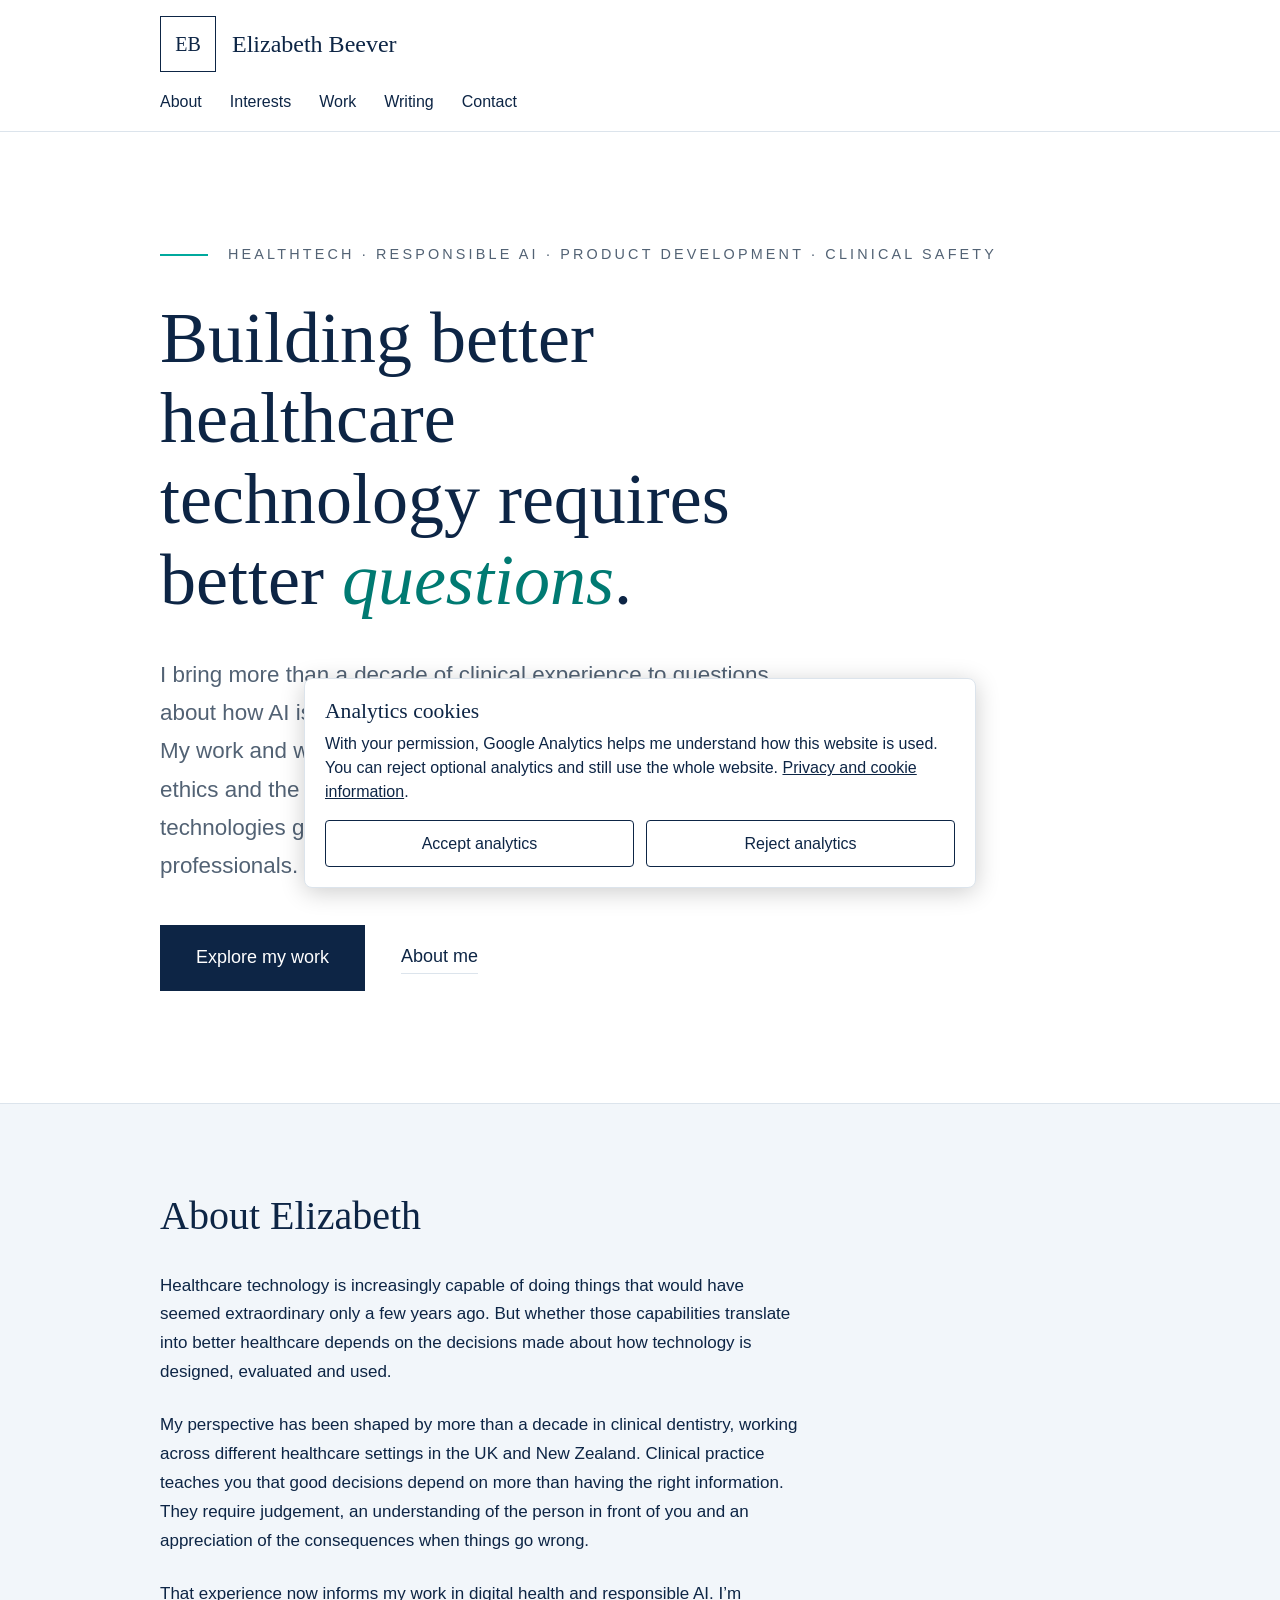
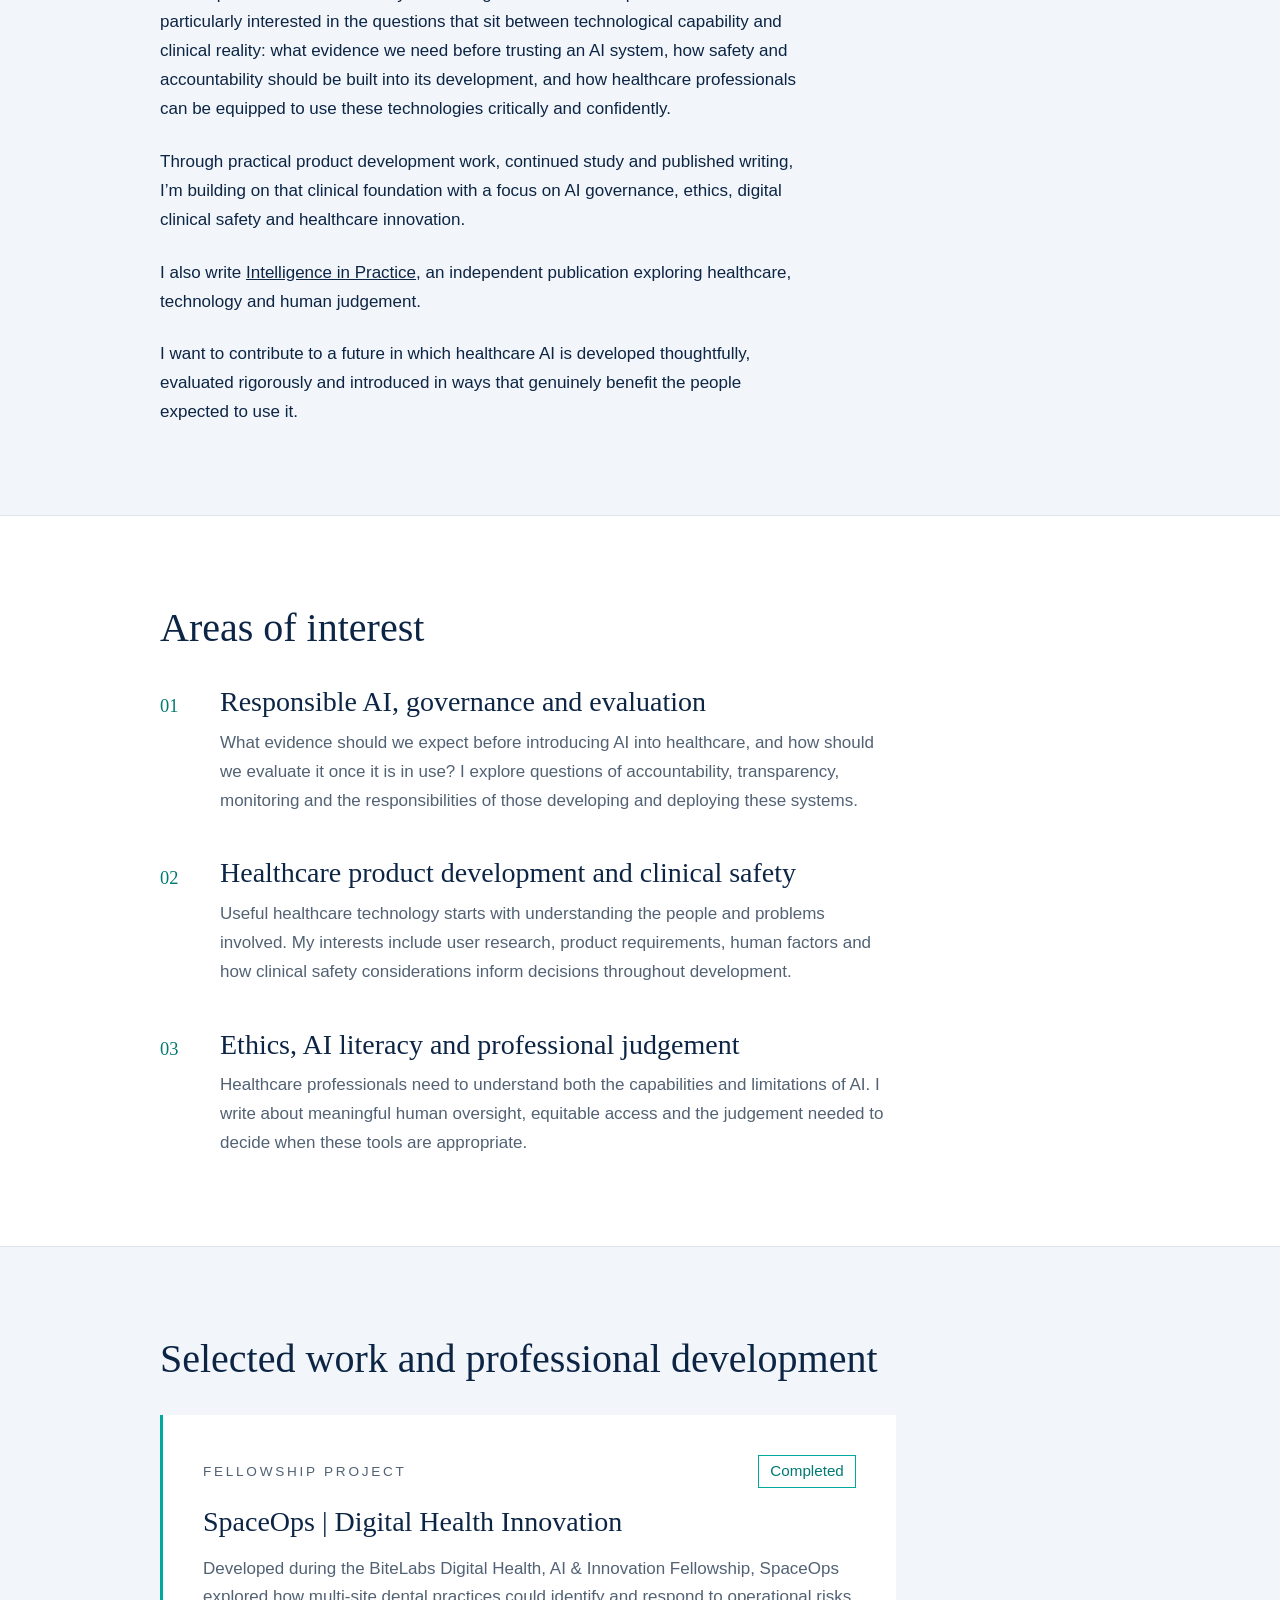
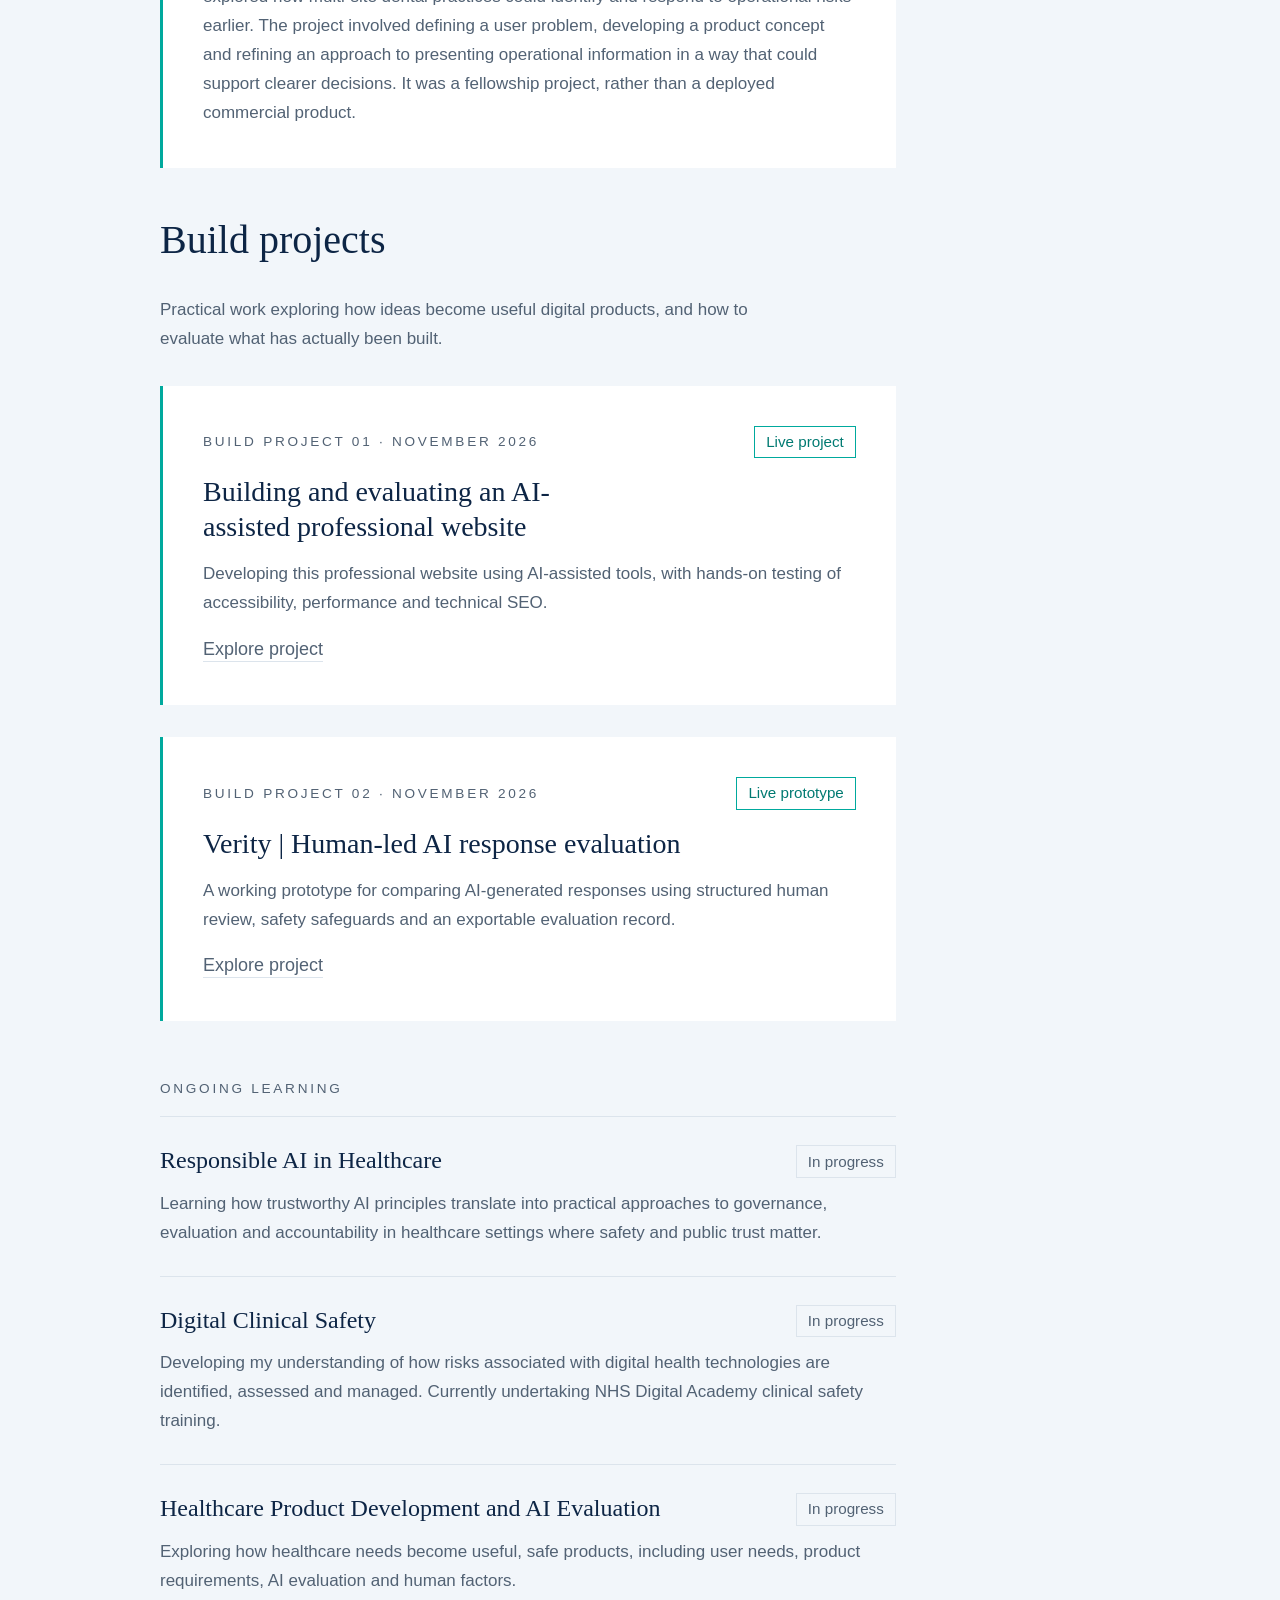
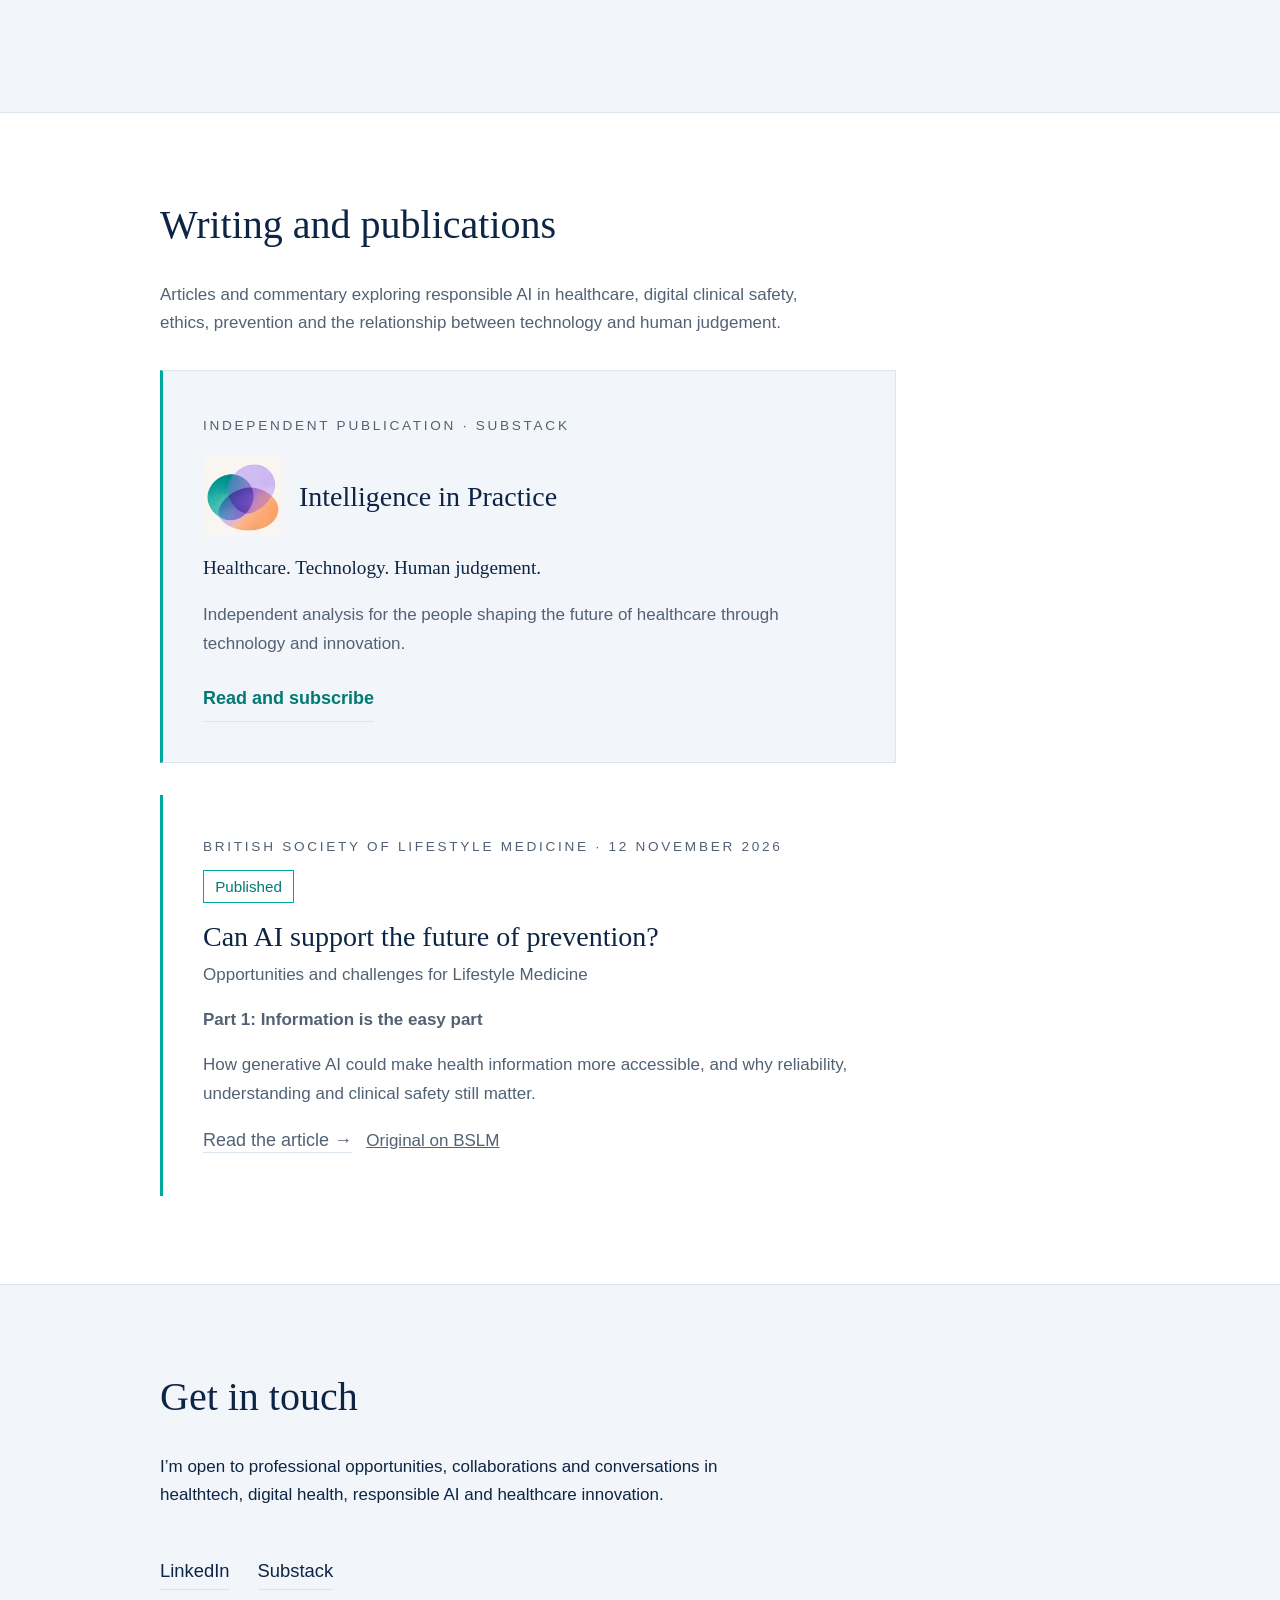
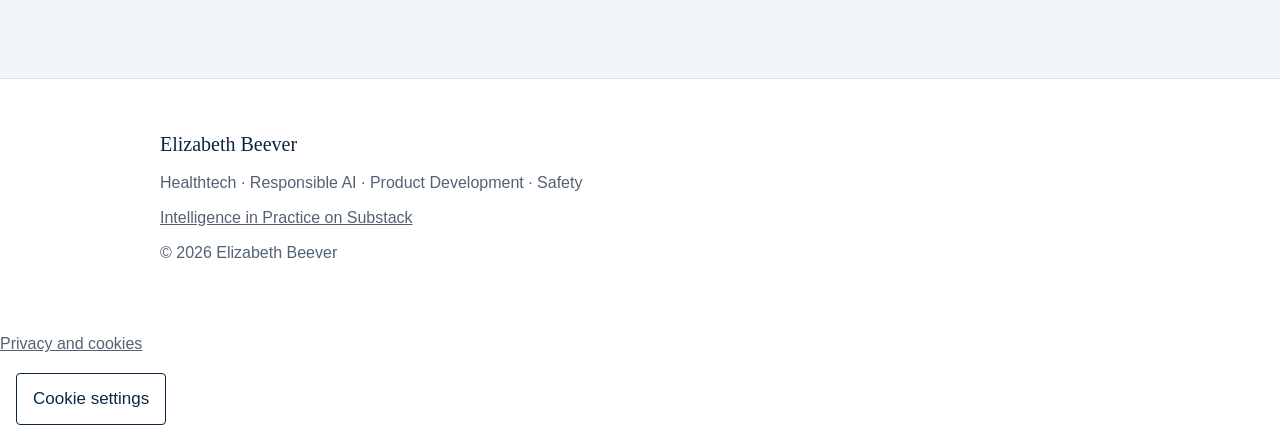
<file: index.html>
<!doctype html>
<html lang="en-GB">
<head>
<meta charset="utf-8">
<meta name="viewport" content="width=device-width, initial-scale=1, viewport-fit=cover">
<title>Elizabeth Beever | Responsible AI &amp; Digital Health</title>
<meta name="description" content="Elizabeth Beever writes on responsible AI in healthcare, digital clinical safety and healthcare innovation, including her independent publication Intelligence in Practice.">
<link rel="canonical" href="https://elizabethbeever.com/">
<meta name="robots" content="index, follow">
<meta property="og:type" content="website">
<meta property="og:site_name" content="Elizabeth Beever">
<meta property="og:title" content="Elizabeth Beever | Healthtech, Responsible AI and Digital Clinical Safety">
<meta property="og:description" content="Elizabeth Beever writes on responsible AI in healthcare, digital clinical safety and healthcare innovation, including her independent publication Intelligence in Practice.">
<meta property="og:url" content="https://elizabethbeever.com/">
<meta property="og:image" content="https://elizabethbeever.com/og-image.png">
<meta property="og:image:width" content="1200">
<meta property="og:image:height" content="630">
<meta property="og:image:alt" content="Elizabeth Beever, healthtech, responsible AI, product development and safety">
<meta name="twitter:card" content="summary_large_image">
<meta name="twitter:image" content="https://elizabethbeever.com/og-image.png">
<script type="application/ld+json">{
  "@context": "https://schema.org",
  "@type": "Person",
  "name": "Elizabeth Beever",
  "url": "https://elizabethbeever.com/",
  "description": "Elizabeth Beever writes on responsible AI in healthcare, digital clinical safety and healthcare innovation, including her independent publication Intelligence in Practice.",
  "sameAs": [
    "https://www.linkedin.com/in/elizabeth-beever"
  ],
  "knowsAbout": [
    "Healthtech",
    "Responsible AI",
    "Digital clinical safety",
    "Healthcare product development"
  ]
}</script>
<style>
  /* Layout: single editorial column, sticky name bar, alternating white and pale-blue bands. */
  :root {
    --bg: #FFFFFF;
    --band: #F2F6FA;
    --fg: #0D2545;
    --muted: #526274;
    --accent: #00A99D;
    --accent-ink: #007A72;
    --rule: #DCE4EC;
    --card: #FFFFFF;
    --btn-bg: #0D2545;
    --btn-fg: #FFFFFF;
    --display: Georgia, "Times New Roman", serif;
    --body: Arial, Helvetica, sans-serif;
  }
  @media (prefers-color-scheme: dark) {
    :root:not([data-theme="light"]) {
      --bg: #0A1A30; --band: #0F2340; --fg: #E6EDF5; --muted: #B8C6D6;
      --accent: #2CC4B8; --accent-ink: #4FD3C8; --rule: #22385A; --card: #0A1A30;
      --btn-bg: #E6EDF5; --btn-fg: #0D2545; color-scheme: dark;
    }
  }
  :root[data-theme="dark"] {
    --bg: #0A1A30; --band: #0F2340; --fg: #E6EDF5; --muted: #B8C6D6;
    --accent: #2CC4B8; --accent-ink: #4FD3C8; --rule: #22385A; --card: #0A1A30;
    --btn-bg: #E6EDF5; --btn-fg: #0D2545; color-scheme: dark;
  }

  * { box-sizing: border-box; }
  html { scroll-behavior: smooth; scroll-padding-top: 9rem; }
  body {
    margin: 0; background: var(--bg); color: var(--fg);
    font-family: var(--body); font-size: 1.0625rem; line-height: 1.7;
  }
  body::before {
    content: ""; position: fixed; inset: 0 0 auto; height: env(safe-area-inset-top, 0px);
    z-index: 10; background: var(--bg);
  }
  .wrap {
    max-width: 62rem; margin: 0 auto;
    padding-left: max(16px, env(safe-area-inset-left, 0px));
    padding-right: max(16px, env(safe-area-inset-right, 0px));
  }
  a { color: inherit; }
  :focus-visible { outline: 2px solid var(--accent); outline-offset: 3px; }

  header.site {
    position: sticky; top: env(safe-area-inset-top, 0px); z-index: 20;
    background: var(--bg); border-bottom: 1px solid var(--rule);
  }
  header.site .wrap { padding-block: 1rem 0.75rem; }
  .brand { display: flex; align-items: center; gap: 1rem; text-decoration: none; }
  .mark {
    width: 3.5rem; height: 3.5rem; border: 1.5px solid var(--fg);
    display: grid; place-items: center; font-family: var(--display); font-size: 1.25rem;
  }
  .brand-name { font-family: var(--display); font-size: 1.5rem; }
  nav { display: flex; flex-wrap: wrap; gap: 0.25rem 1.75rem; margin-top: 0.75rem; }
  nav a { text-decoration: none; font-size: 1rem; padding-block: 0.25rem; }
  nav a:hover { color: var(--accent-ink); }
  nav a[aria-current="location"] { color: var(--accent-ink); font-weight: 700; text-decoration: underline; text-decoration-thickness: 2px; text-underline-offset: 0.35em; }

  section { border-bottom: 1px solid var(--rule); }
  section.band { background: var(--band); }
  section .wrap { padding-block: clamp(3rem, 8vw, 5.5rem); }
  h1, h2, h3 { font-family: var(--display); font-weight: 400; text-wrap: balance; margin: 0; }
  h2 { font-size: clamp(1.9rem, 5vw, 2.5rem); line-height: 1.2; margin-bottom: 2rem; }

  .hero .wrap { padding-block: clamp(4rem, 10vw, 7rem); }
  .eyebrow {
    display: flex; align-items: center; gap: 1.25rem; margin-bottom: 2rem;
    color: var(--muted); font-size: 0.9rem; letter-spacing: 0.22em; text-transform: uppercase; line-height: 1.5;
  }
  .eyebrow::before { content: ""; flex: none; width: 3rem; height: 2px; background: var(--accent); }
  h1 { font-size: clamp(2.5rem, 8vw, 4.5rem); line-height: 1.12; max-width: 17ch; }
  h1 em { color: var(--accent-ink); font-style: italic; }
  .lede { color: var(--muted); font-size: clamp(1.15rem, 2.6vw, 1.4rem); line-height: 1.7; max-width: 40rem; margin: 2.25rem 0 0; }
  .cta { display: flex; flex-wrap: wrap; align-items: center; gap: 1.25rem 2.25rem; margin-top: 2.5rem; }
  .btn {
    background: var(--btn-bg); color: var(--btn-fg); text-decoration: none;
    padding: 1.1rem 2.25rem; font-size: 1.125rem;
  }
  .btn:hover { opacity: 0.9; }
  .textlink { text-decoration: none; border-bottom: 1px solid var(--rule); padding-bottom: 2px; font-size: 1.125rem; }
  .textlink:hover { border-color: var(--accent); }

  .prose { max-width: 40rem; }
  .prose p { margin: 0 0 1.5rem; }
  .prose p:last-child { margin-bottom: 0; }

  .interests { display: grid; gap: 2.5rem; max-width: 46rem; }
  .interest { display: grid; grid-template-columns: 2.5rem minmax(0, 1fr); gap: 1.25rem; }
  .num { font-family: var(--display); color: var(--accent-ink); font-size: 1.15rem; padding-top: 0.45rem; }
  h3 { font-size: clamp(1.4rem, 3.4vw, 1.75rem); line-height: 1.25; }
  .interest p { color: var(--muted); margin: 0.6rem 0 0; }

  .card { background: var(--card); border-left: 3px solid var(--accent); padding: clamp(1.5rem, 4vw, 2.5rem); max-width: 46rem; }
  .card-top { display: flex; flex-wrap: wrap; justify-content: space-between; align-items: center; gap: 0.75rem; }
  .label { color: var(--muted); font-size: 0.85rem; letter-spacing: 0.2em; text-transform: uppercase; }
  .status { font-size: 0.95rem; padding: 0.15rem 0.7rem; border: 1px solid var(--rule); color: var(--muted); white-space: nowrap; }
  .status.done { border-color: var(--accent); color: var(--accent-ink); }
  .card h3 { margin-top: 1rem; }
  .card p { color: var(--muted); margin: 1rem 0 0; }

  .publication { margin-top: 2rem; background: var(--band); border: 1px solid var(--rule); border-left: 3px solid var(--accent); }
  .publication-heading { display: flex; align-items: center; flex-wrap: wrap; gap: 1rem; margin-top: 1rem; }
  .publication-heading img { width: 5rem; height: 5rem; object-fit: contain; border-radius: 0.35rem; }
  .publication-heading h3 { margin: 0; flex: 1 1 12rem; }
  .publication .strapline { color: var(--fg); font-family: var(--display); font-size: 1.2rem; }
  .publication .textlink { display: inline-block; color: var(--accent-ink); font-weight: 700; padding-block: 0.5rem; }
  .social-links { display: flex; flex-wrap: wrap; gap: 0 1.75rem; align-items: baseline; }

  .learning { margin-top: 3.5rem; max-width: 46rem; }
  .learning .label { display: block; padding-bottom: 1rem; border-bottom: 1px solid var(--rule); }
  .learn-item { padding-block: 1.75rem; border-bottom: 1px solid var(--rule); }
  .learn-item:last-child { border-bottom: 0; }
  .learn-head { display: flex; flex-wrap: wrap; justify-content: space-between; align-items: flex-start; gap: 0.5rem 1rem; }
  .learn-head h3 { font-size: clamp(1.25rem, 3vw, 1.5rem); flex: 1 1 14rem; }
  .learn-item p { color: var(--muted); margin: 0.75rem 0 0; }

  .muted { color: var(--muted); }
  .list { list-style: none; margin: 1.75rem 0 0; padding: 0; display: grid; gap: 1.1rem; max-width: 40rem; }
  .list li { display: grid; grid-template-columns: 2.25rem minmax(0, 1fr); gap: 1rem; align-items: baseline; }
  .list li::before { content: ""; height: 1.5px; background: var(--accent); transform: translateY(-0.35rem); }

  .contact-link { display: inline-block; text-decoration: none; border-bottom: 1px solid var(--rule); padding-bottom: 2px; font-size: 1.15rem; margin-top: 1.75rem; }
  .contact-link:hover { border-color: var(--accent); }

  footer .wrap { padding-block: 3rem 3.5rem; }
  footer .name { font-family: var(--display); font-size: 1.25rem; }
  footer p { margin: 0.5rem 0 0; color: var(--muted); font-size: 1rem; }

  @media (prefers-reduced-motion: reduce) { html { scroll-behavior: auto; } }
</style>
<link rel="stylesheet" href="/analytics-consent.css">
<script defer src="/analytics-consent.js"></script>
</head>
<body>

<header class="site">
  <div class="wrap">
    <a class="brand" href="#top" aria-label="Elizabeth Beever">
      <span class="mark" aria-hidden="true">EB</span>
      <span class="brand-name">Elizabeth Beever</span>
    </a>
    <nav aria-label="Sections">
      <a href="#about">About</a>
      <a href="#interests">Interests</a>
      <a href="#work">Work</a>
      <a href="#writing">Writing</a>
      <a href="#contact">Contact</a>
    </nav>
  </div>
</header>

<main id="top">
  <section class="hero">
    <div class="wrap">
      <div class="eyebrow">Healthtech &middot; Responsible AI &middot; Product Development &middot; Clinical Safety</div>
      <h1>Building better healthcare technology requires better <em>questions</em>.</h1>
      <p class="lede">I bring more than a decade of clinical experience to questions about how AI is developed, evaluated and used in healthcare. My work and writing focus on responsible AI, clinical safety, ethics and the evidence needed to understand whether new technologies genuinely benefit patients and healthcare professionals.</p>
      <div class="cta">
        <a class="btn" href="#work">Explore my work</a>
        <a class="textlink" href="#about">About me</a>
      </div>
    </div>
  </section>

  <section class="band" id="about">
    <div class="wrap">
      <h2>About Elizabeth</h2>
      <div class="prose">
        <p>Healthcare technology is increasingly capable of doing things that would have seemed extraordinary only a few years ago. But whether those capabilities translate into better healthcare depends on the decisions made about how technology is designed, evaluated and used.</p>
        <p>My perspective has been shaped by more than a decade in clinical dentistry, working across different healthcare settings in the UK and New Zealand. Clinical practice teaches you that good decisions depend on more than having the right information. They require judgement, an understanding of the person in front of you and an appreciation of the consequences when things go wrong.</p>
        <p>That experience now informs my work in digital health and responsible AI. I&rsquo;m particularly interested in the questions that sit between technological capability and clinical reality: what evidence we need before trusting an AI system, how safety and accountability should be built into its development, and how healthcare professionals can be equipped to use these technologies critically and confidently.</p>
        <p>Through practical product development work, continued study and published writing, I&rsquo;m building on that clinical foundation with a focus on AI governance, ethics, digital clinical safety and healthcare innovation.</p>
        <p>I also write <a href="https://intelligenceinpractice.substack.com/">Intelligence in Practice</a>, an independent publication exploring healthcare, technology and human judgement.</p>
        <p>I want to contribute to a future in which healthcare AI is developed thoughtfully, evaluated rigorously and introduced in ways that genuinely benefit the people expected to use it.</p>
      </div>
    </div>
  </section>

  <section id="interests">
    <div class="wrap">
      <h2>Areas of interest</h2>
      <div class="interests">
        <div class="interest">
          <span class="num">01</span>
          <div>
            <h3>Responsible AI, governance and evaluation</h3>
            <p>What evidence should we expect before introducing AI into healthcare, and how should we evaluate it once it is in use? I explore questions of accountability, transparency, monitoring and the responsibilities of those developing and deploying these systems.</p>
          </div>
        </div>
        <div class="interest">
          <span class="num">02</span>
          <div>
            <h3>Healthcare product development and clinical safety</h3>
            <p>Useful healthcare technology starts with understanding the people and problems involved. My interests include user research, product requirements, human factors and how clinical safety considerations inform decisions throughout development.</p>
          </div>
        </div>
        <div class="interest">
          <span class="num">03</span>
          <div>
            <h3>Ethics, AI literacy and professional judgement</h3>
            <p>Healthcare professionals need to understand both the capabilities and limitations of AI. I write about meaningful human oversight, equitable access and the judgement needed to decide when these tools are appropriate.</p>
          </div>
        </div>
      </div>
    </div>
  </section>

  <section class="band" id="work">
    <div class="wrap">
      <h2>Selected work and professional development</h2>
      <article class="card">
        <div class="card-top">
          <span class="label">Fellowship project</span>
          <span class="status done">Completed</span>
        </div>
        <h3>SpaceOps | Digital Health Innovation</h3>
        <p>Developed during the BiteLabs Digital Health, AI &amp; Innovation Fellowship, SpaceOps explored how multi-site dental practices could identify and respond to operational risks earlier. The project involved defining a user problem, developing a product concept and refining an approach to presenting operational information in a way that could support clearer decisions. It was a fellowship project, rather than a deployed commercial product.</p>
      </article>
      <div id="build-projects" style="margin-top:3rem">
      <h2>Build projects</h2>
      <p class="muted prose">Practical work exploring how ideas become useful digital products, and how to evaluate what has actually been built.</p>
      <article class="card" style="margin-top:2rem"><div class="card-top"><span class="label">Build project 01 · November 2026</span><span class="status done">Live project</span></div><h3>Building and evaluating an AI-assisted professional website</h3><p>Developing this professional website using AI-assisted tools, with hands-on testing of accessibility, performance and technical SEO.</p><p><a class="textlink" href="/website-build.html">Explore project</a></p></article>
      <article class="card" style="margin-top:2rem"><div class="card-top"><span class="label">Build project 02 · November 2026</span><span class="status done">Live prototype</span></div><h3>Verity | Human-led AI response evaluation</h3><p>A working prototype for comparing AI-generated responses using structured human review, safety safeguards and an exportable evaluation record.</p><p><a class="textlink" href="/verity-case-study.html">Explore project</a></p></article>
      </div>
      <div class="learning">
        <span class="label">Ongoing learning</span>
        <div class="learn-item">
          <div class="learn-head"><h3>Responsible AI in Healthcare</h3><span class="status">In progress</span></div>
          <p>Learning how trustworthy AI principles translate into practical approaches to governance, evaluation and accountability in healthcare settings where safety and public trust matter.</p>
        </div>
        <div class="learn-item">
          <div class="learn-head"><h3>Digital Clinical Safety</h3><span class="status">In progress</span></div>
          <p>Developing my understanding of how risks associated with digital health technologies are identified, assessed and managed. Currently undertaking NHS Digital Academy clinical safety training.</p>
        </div>
        <div class="learn-item">
          <div class="learn-head"><h3>Healthcare Product Development and AI Evaluation</h3><span class="status">In progress</span></div>
          <p>Exploring how healthcare needs become useful, safe products, including user needs, product requirements, AI evaluation and human factors.</p>
        </div>
      </div>
    </div>
  </section>

  <section id="writing">
    <div class="wrap">
      <h2>Writing and publications</h2>
      <p class="muted prose">Articles and commentary exploring responsible AI in healthcare, digital clinical safety, ethics, prevention and the relationship between technology and human judgement.</p>
      <article class="card publication" aria-labelledby="publication-title">
        <span class="label">Independent publication · Substack</span>
        <div class="publication-heading">
          <img src="/intelligence-in-practice-logo.png.png" alt="" width="80" height="80" loading="lazy" decoding="async">
          <h3 id="publication-title">Intelligence in Practice</h3>
        </div>
        <p class="strapline">Healthcare. Technology. Human judgement.</p>
        <p>Independent analysis for the people shaping the future of healthcare through technology and innovation.</p>
        <p><a class="textlink" href="https://intelligenceinpractice.substack.com/" aria-label="Read and subscribe to Intelligence in Practice on Substack">Read and subscribe</a></p>
      </article>
      <article class="card" style="margin-top:2rem">
        <div class="card-top"><span class="label">British Society of Lifestyle Medicine · 12 November 2026</span><span class="status done">Published</span></div>
        <h3><a href="/ai-prevention-health-information.html" style="text-decoration:none">Can AI support the future of prevention?</a></h3>
        <p style="margin-top:.45rem">Opportunities and challenges for Lifestyle Medicine</p>
        <p><strong>Part 1: Information is the easy part</strong></p>
        <p>How generative AI could make health information more accessible, and why reliability, understanding and clinical safety still matter.</p>
        <p><a class="textlink" href="/ai-prevention-health-information.html">Read the article →</a> &nbsp; <a href="https://bslm.org.uk/ai-prevention-health-information/" target="_blank" rel="noopener">Original on BSLM</a></p>
      </article>
    </div>
  </section>

  <section class="band" id="contact">
    <div class="wrap">
      <h2>Get in touch</h2>
      <p class="prose">I&rsquo;m open to professional opportunities, collaborations and conversations in healthtech, digital health, responsible AI and healthcare innovation.</p>
      <div class="social-links">
        <a class="contact-link" href="https://www.linkedin.com/in/elizabeth-beever" target="_blank" rel="me noopener">LinkedIn</a>
        <a class="contact-link" href="https://intelligenceinpractice.substack.com/">Substack</a>
      </div>
    </div>
  </section>
</main>

<footer>
  <div class="wrap">
    <div class="name">Elizabeth Beever</div>
    <p>Healthtech &middot; Responsible AI &middot; Product Development &middot; Safety</p>
    <p><a href="https://intelligenceinpractice.substack.com/">Intelligence in Practice on Substack</a></p>
    <p>&copy; 2026 Elizabeth Beever</p>
  </div>
<p><a href="/privacy.html">Privacy and cookies</a></p></footer>
<script src="/scrollspy.js" defer></script>
</body>
</html>
</file>
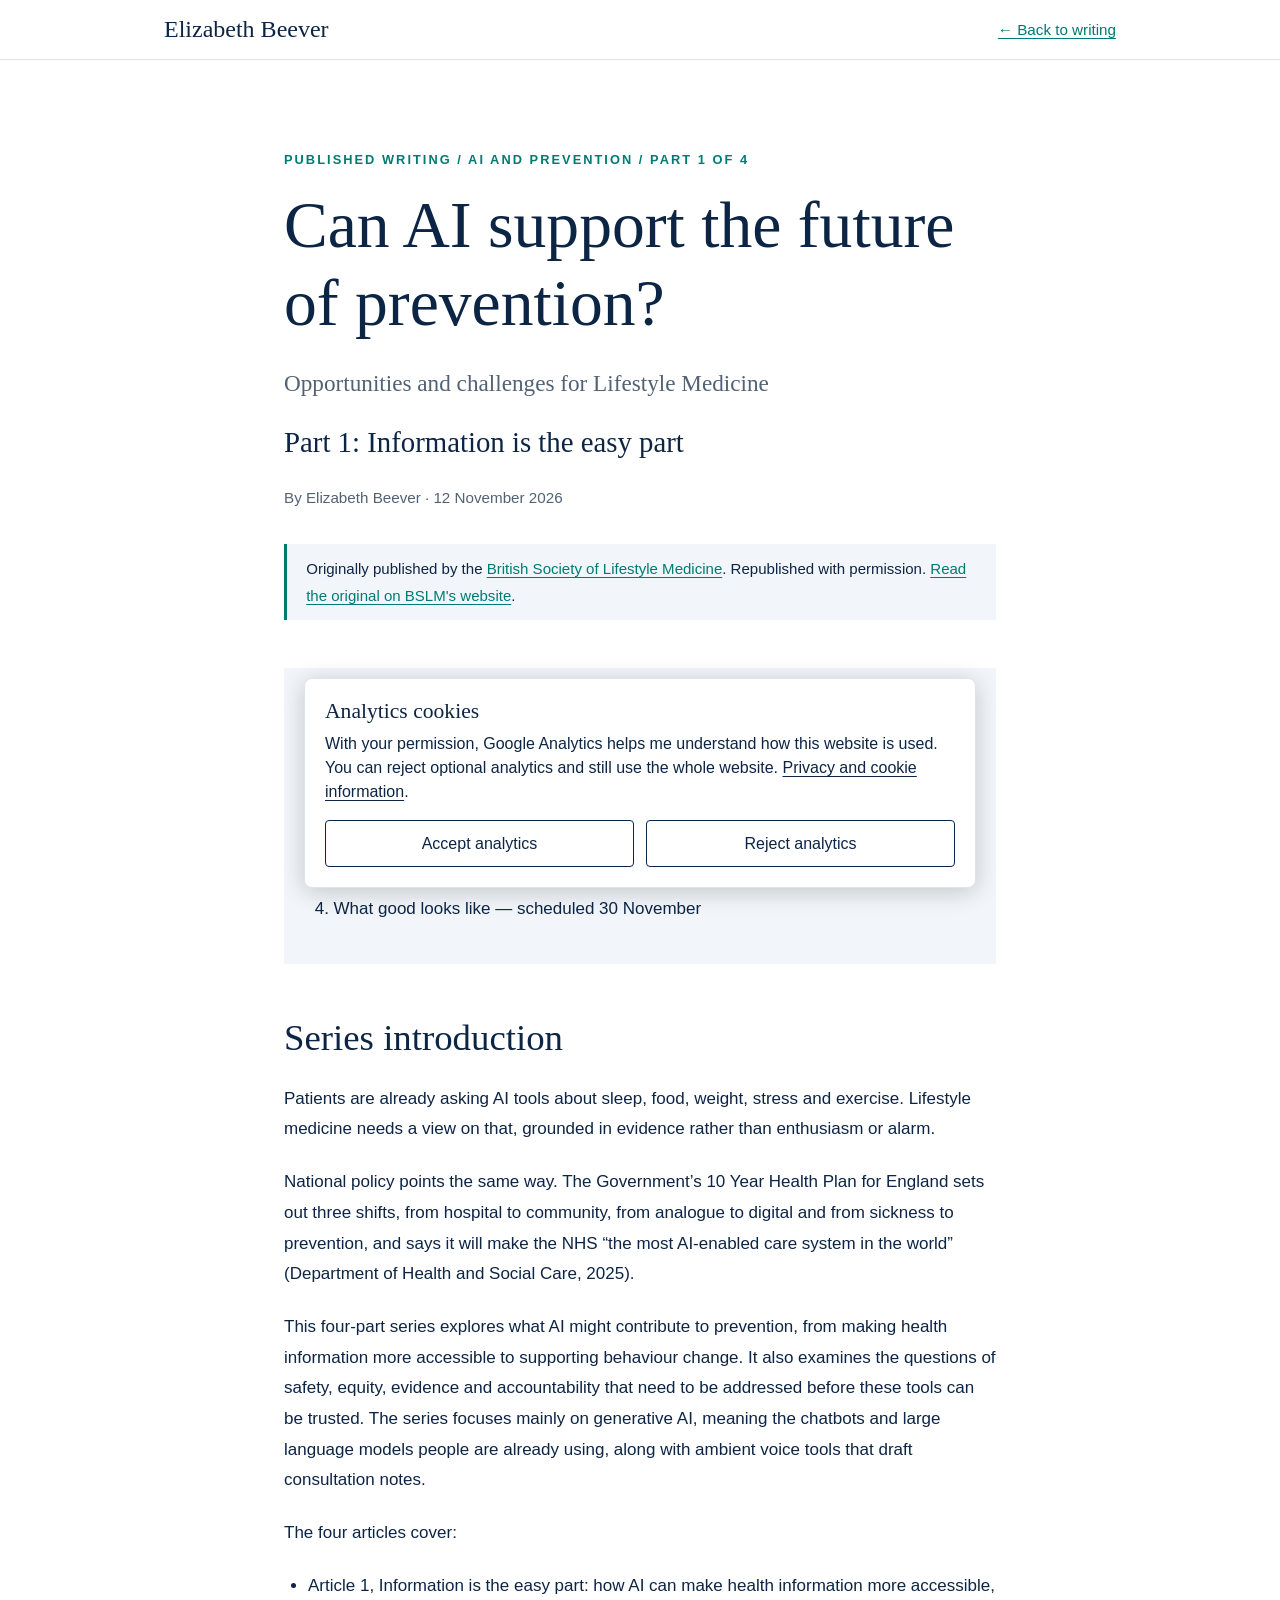
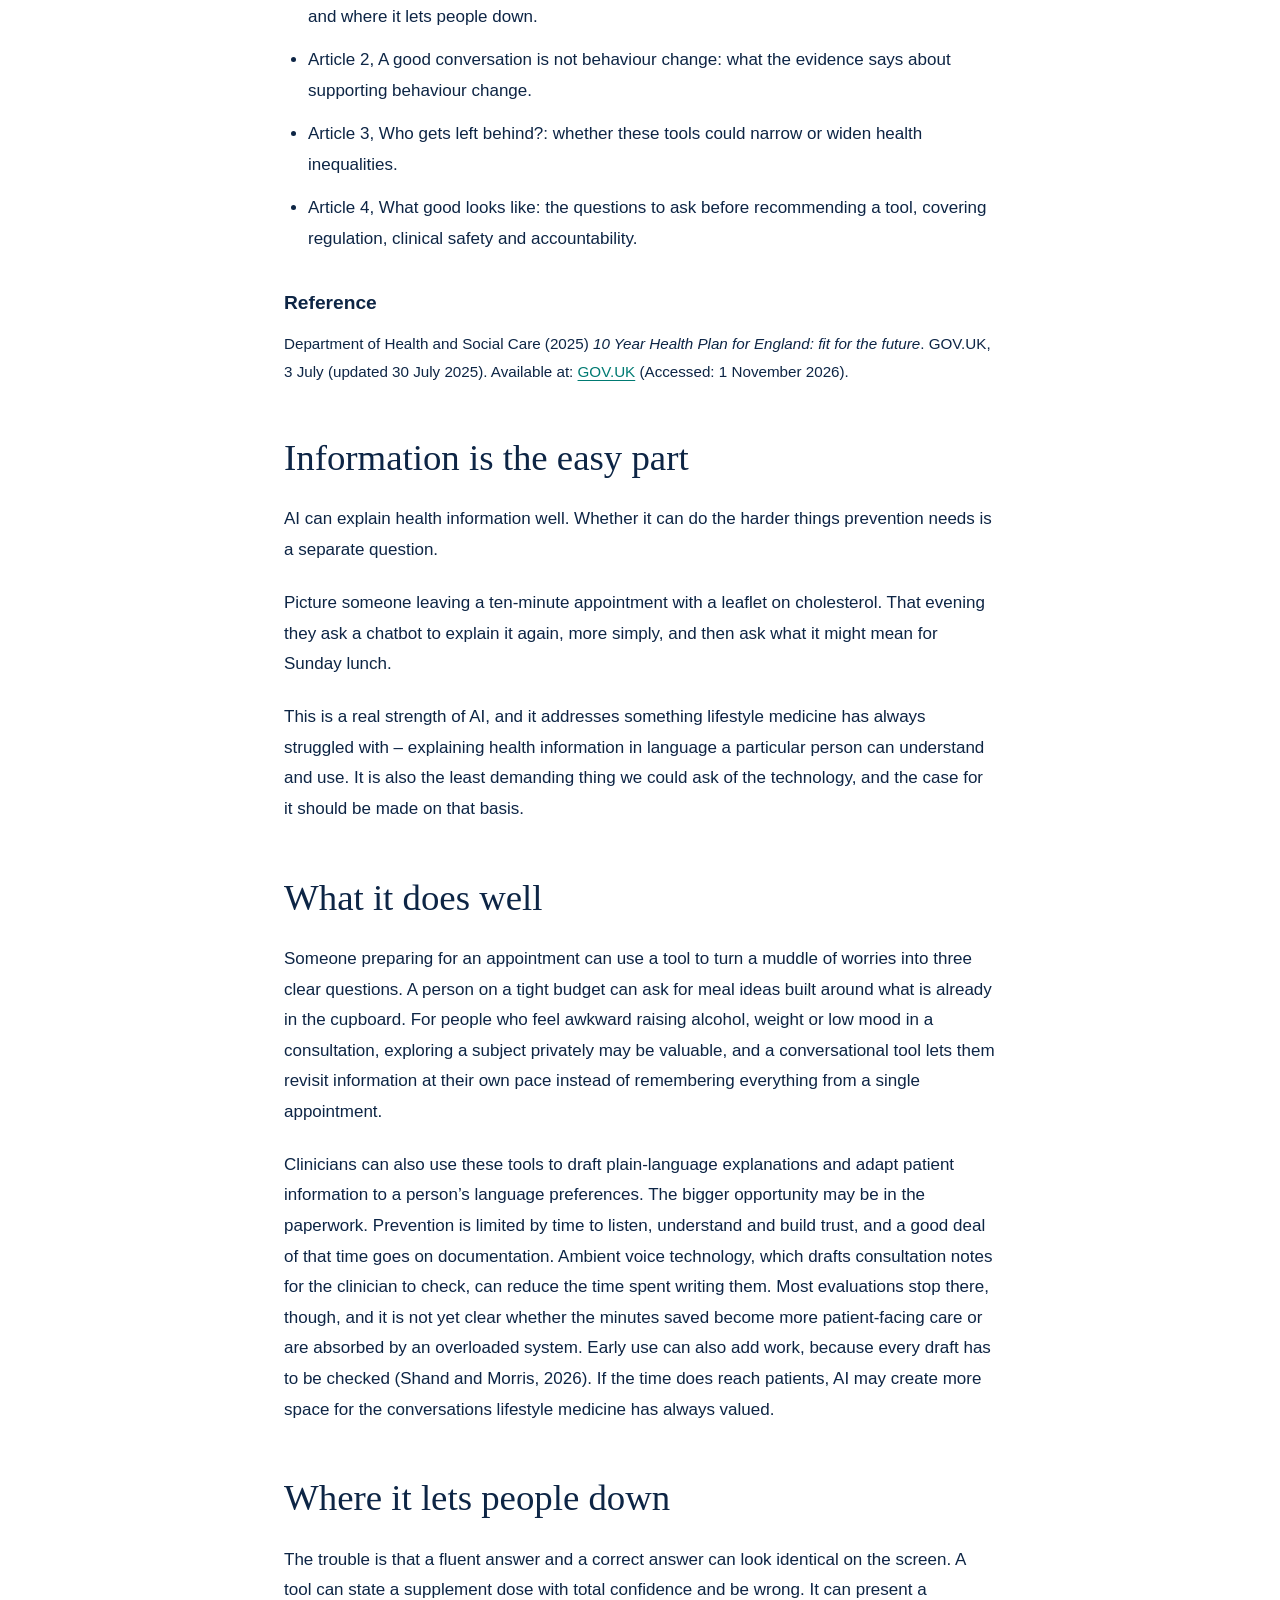
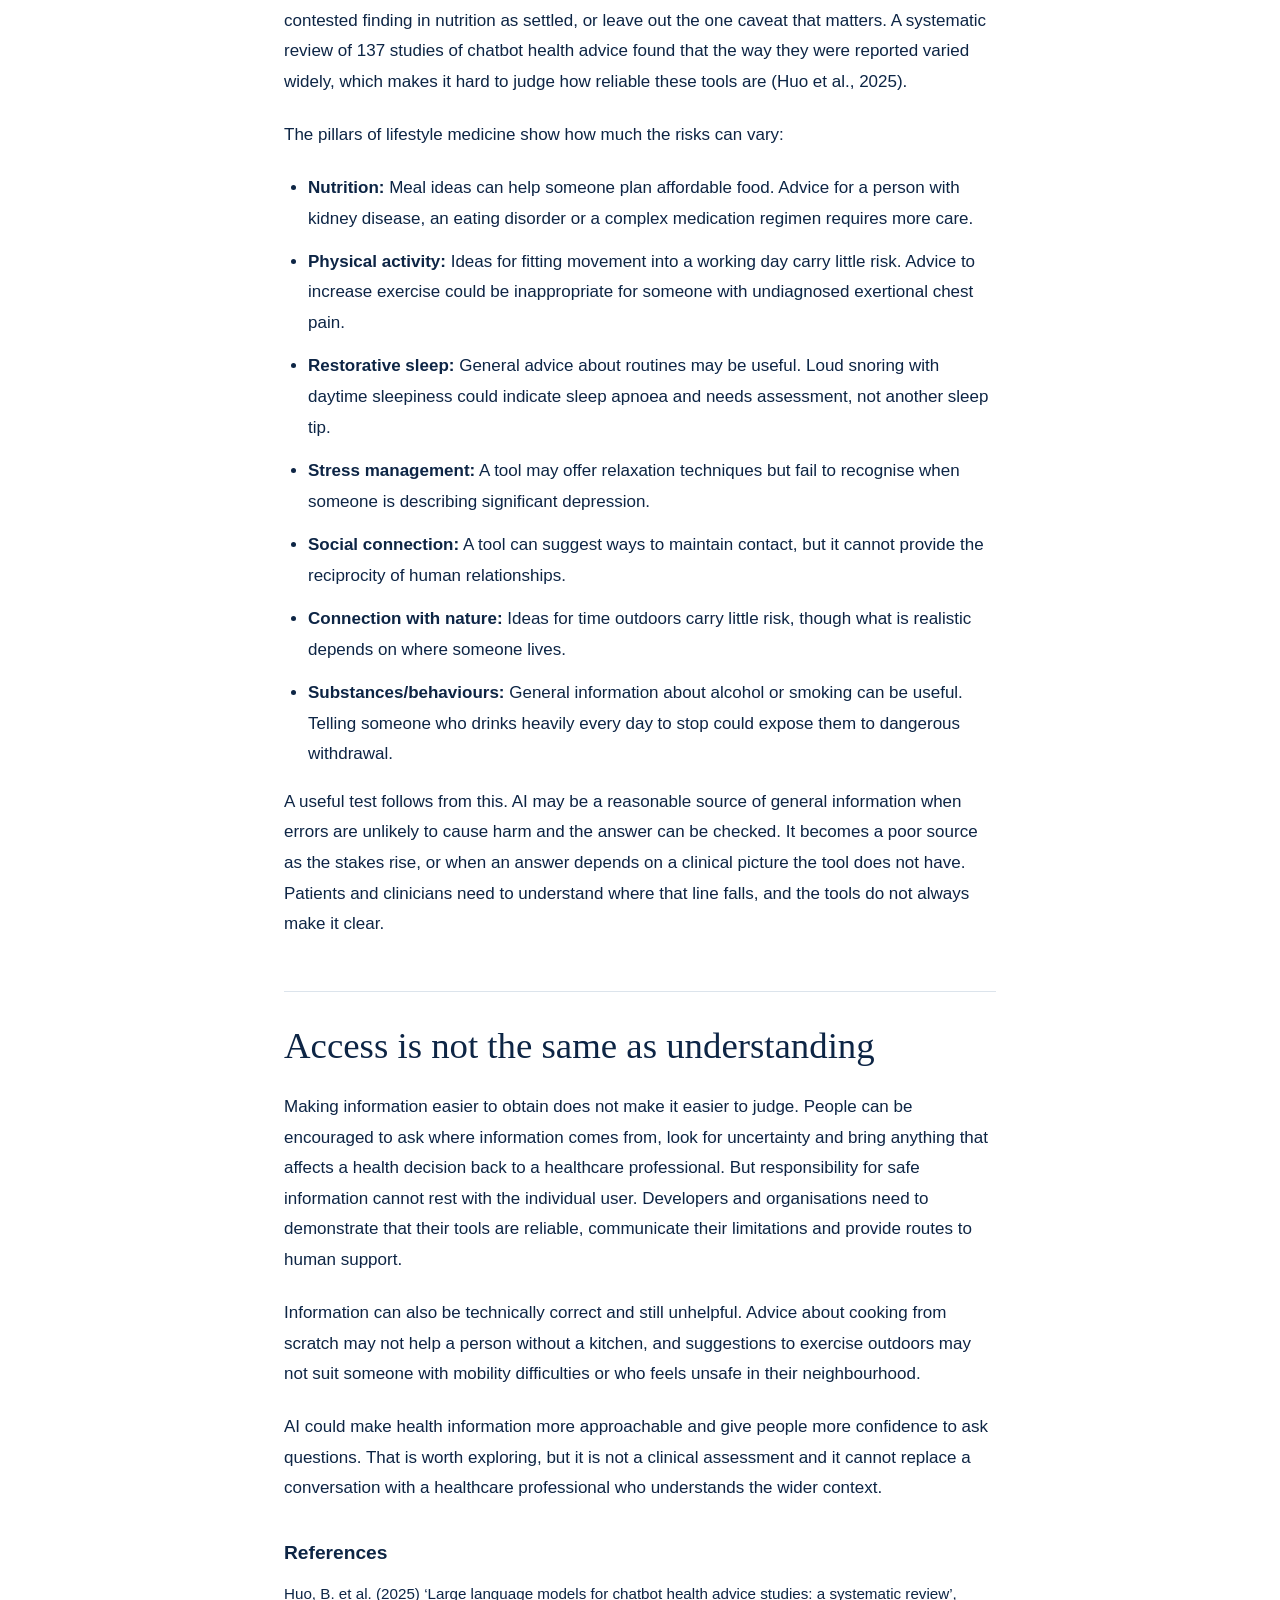
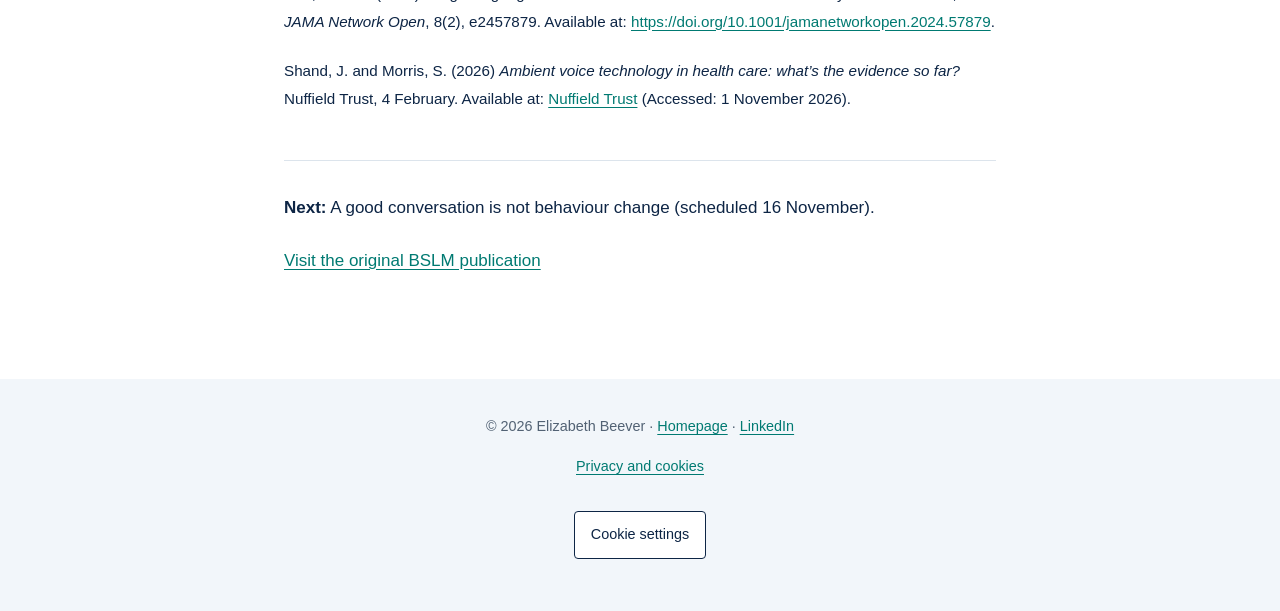
<file: ai-prevention-health-information.html>
<!doctype html>
<html lang="en-GB"><head><meta charset="utf-8"><meta name="viewport" content="width=device-width, initial-scale=1">
<title>Information Is the Easy Part | Elizabeth Beever</title>
<meta name="description" content="Elizabeth Beever explores generative AI, reliable health information, prevention and clinical safety in this BSLM article.">
<link rel="canonical" href="https://bslm.org.uk/ai-prevention-health-information/">
<meta property="og:type" content="article"><meta property="og:site_name" content="Elizabeth Beever"><meta property="og:title" content="Can AI support the future of prevention? Opportunities and challenges for Lifestyle Medicine - Part 1: Information is the easy part"><meta property="og:description" content="How AI could make health information more accessible, and where accuracy, understanding and clinical safety matter."><meta property="og:url" content="https://elizabethbeever.com/ai-prevention-health-information.html"><meta property="og:image" content="https://elizabethbeever.com/og-image.png"><meta name="twitter:card" content="summary_large_image">
<script type="application/ld+json">{"@context":"https://schema.org","@type":"BlogPosting","headline":"Can AI Support the Future of Prevention? Part 1: Information is the Easy Part","datePublished":"2026-11-12","author":{"@type":"Person","name":"Elizabeth Beever","url":"https://elizabethbeever.com/"},"isBasedOn":"https://bslm.org.uk/ai-prevention-health-information/","publisher":{"@type":"Organization","name":"British Society of Lifestyle Medicine","url":"https://bslm.org.uk/"}}</script>
<style>
:root{--bg:#fff;--band:#F2F6FA;--fg:#0D2545;--muted:#526274;--accent:#007A72;--rule:#DCE4EC}
*{box-sizing:border-box}html{scroll-behavior:smooth}body{margin:0;background:var(--bg);color:var(--fg);font:1.0625rem/1.8 Arial,Helvetica,sans-serif}a{color:var(--accent);text-underline-offset:3px}a:focus-visible{outline:2px solid var(--accent);outline-offset:4px}
.site-header{border-bottom:1px solid var(--rule)}.header-inner{max-width:62rem;margin:auto;padding:1rem 1.25rem;display:flex;justify-content:space-between;align-items:center;gap:1rem;flex-wrap:wrap}.brand{font:1.5rem Georgia,serif;color:var(--fg);text-decoration:none}.back{font-size:.95rem}
.article{max-width:47rem;margin:auto;padding:clamp(2.5rem,7vw,5.5rem) 1.25rem 5rem}.eyebrow{color:var(--accent);font-size:.8rem;letter-spacing:.16em;text-transform:uppercase;font-weight:700}.article h1,.article h2{font-family:Georgia,"Times New Roman",serif;font-weight:400;line-height:1.2}.article h1{font-size:clamp(2.4rem,7vw,4.1rem);margin:.9rem 0 1.5rem}.series-subtitle{font:clamp(1.15rem,2.6vw,1.45rem)/1.45 Georgia,serif;color:var(--muted);margin:-.7rem 0 1.4rem}.subtitle{font:clamp(1.35rem,3vw,1.8rem)/1.35 Georgia,serif;margin:0 0 1.7rem}.meta{color:var(--muted);font-size:.95rem}.intro{font-size:1.16rem;line-height:1.75;margin:2rem 0}.source{border-left:3px solid var(--accent);padding:.7rem 1.2rem;background:var(--band);font-size:.94rem;margin:2rem 0 3rem}.series{padding:1.7rem;background:var(--band);margin:2.8rem 0}.series h2{font-size:1.4rem;margin:0 0 .75rem}.series ol{padding-left:1.4rem;margin:.7rem 0 0}.series li{margin:.65rem 0}.article-section{margin-top:3.2rem}.article h2{font-size:clamp(1.85rem,4vw,2.3rem);margin:0 0 1.5rem}.article h3{font-size:1.2rem;margin:2rem 0 .6rem}.article p{margin:0 0 1.4rem}.article li{margin:.8rem 0}.article ul{padding-left:1.5rem}.reference{font-size:.95rem;overflow-wrap:anywhere}.article-section:last-of-type{padding-top:2rem;border-top:1px solid var(--rule)}.next{margin-top:3rem;border-top:1px solid var(--rule);padding-top:2rem}.footer{background:var(--band);padding:2.2rem 1.25rem;text-align:center;font-size:.9rem;color:var(--muted)}@media(prefers-color-scheme:dark){:root{--bg:#0A1A30;--band:#0F2340;--fg:#E6EDF5;--muted:#B8C6D6;--accent:#4FD3C8;--rule:#22385A}}@media(prefers-reduced-motion:reduce){html{scroll-behavior:auto}}
</style><link rel="stylesheet" href="/analytics-consent.css">
<script defer src="/analytics-consent.js"></script>
</head>
<body><header class="site-header"><div class="header-inner"><a class="brand" href="/">Elizabeth Beever</a><a class="back" href="/#writing">← Back to writing</a></div></header>
<main class="article"><div class="eyebrow">Published writing / AI and prevention / Part 1 of 4</div><h1>Can AI support the future of prevention?</h1><p class="series-subtitle">Opportunities and challenges for Lifestyle Medicine</p><p class="subtitle">Part 1: Information is the easy part</p><p class="meta">By Elizabeth Beever · 12 November 2026</p><div class="source">Originally published by the <a href="https://bslm.org.uk/ai-prevention-health-information/">British Society of Lifestyle Medicine</a>. Republished with permission. <a href="https://bslm.org.uk/ai-prevention-health-information/">Read the original on BSLM's website</a>.</div>
<div class="series"><h2>The four-part series</h2><ol><li><strong>Information is the easy part</strong> — 12 November 2026</li><li>A good conversation is not behaviour change — scheduled 16 November</li><li>Who gets left behind? — scheduled 23 November</li><li>What good looks like — scheduled 30 November</li></ol></div>
<section class="article-section"><h2>Series introduction</h2><p>Patients are already asking AI tools about sleep, food, weight, stress and exercise. Lifestyle medicine needs a view on that, grounded in evidence rather than enthusiasm or alarm.</p>
<p>National policy points the same way. The Government’s 10 Year Health Plan for England sets out three shifts, from hospital to community, from analogue to digital and from sickness to prevention, and says it will make the NHS “the most AI-enabled care system in the world” (Department of Health and Social Care, 2025).</p>
<p>This four-part series explores what AI might contribute to prevention, from making health information more accessible to supporting behaviour change. It also examines the questions of safety, equity, evidence and accountability that need to be addressed before these tools can be trusted. The series focuses mainly on generative AI, meaning the chatbots and large language models people are already using, along with ambient voice tools that draft consultation notes.</p>
<p>The four articles cover:</p><ul><li>Article 1, Information is the easy part: how AI can make health information more accessible, and where it lets people down.</li><li>Article 2, A good conversation is not behaviour change: what the evidence says about supporting behaviour change.</li><li>Article 3, Who gets left behind?: whether these tools could narrow or widen health inequalities.</li><li>Article 4, What good looks like: the questions to ask before recommending a tool, covering regulation, clinical safety and accountability.</li></ul><h3>Reference</h3><p class="reference">Department of Health and Social Care (2025) <em>10 Year Health Plan for England: fit for the future</em>. GOV.UK, 3 July (updated 30 July 2025). Available at: <a href="https://www.gov.uk/government/publications/10-year-health-plan-for-england-fit-for-the-future">GOV.UK</a> (Accessed: 1 November 2026).</p></section><section class="article-section"><h2>Information is the easy part</h2><p>AI can explain health information well. Whether it can do the harder things prevention needs is a separate question.</p>
<p>Picture someone leaving a ten-minute appointment with a leaflet on cholesterol. That evening they ask a chatbot to explain it again, more simply, and then ask what it might mean for Sunday lunch.</p>
<p>This is a real strength of AI, and it addresses something lifestyle medicine has always struggled with – explaining health information in language a particular person can understand and use. It is also the least demanding thing we could ask of the technology, and the case for it should be made on that basis.</p></section><section class="article-section"><h2>What it does well</h2><p>Someone preparing for an appointment can use a tool to turn a muddle of worries into three clear questions. A person on a tight budget can ask for meal ideas built around what is already in the cupboard. For people who feel awkward raising alcohol, weight or low mood in a consultation, exploring a subject privately may be valuable, and a conversational tool lets them revisit information at their own pace instead of remembering everything from a single appointment.</p>
<p>Clinicians can also use these tools to draft plain-language explanations and adapt patient information to a person’s language preferences. The bigger opportunity may be in the paperwork. Prevention is limited by time to listen, understand and build trust, and a good deal of that time goes on documentation. Ambient voice technology, which drafts consultation notes for the clinician to check, can reduce the time spent writing them. Most evaluations stop there, though, and it is not yet clear whether the minutes saved become more patient-facing care or are absorbed by an overloaded system. Early use can also add work, because every draft has to be checked (Shand and Morris, 2026). If the time does reach patients, AI may create more space for the conversations lifestyle medicine has always valued.</p></section><section class="article-section"><h2>Where it lets people down</h2><p>The trouble is that a fluent answer and a correct answer can look identical on the screen. A tool can state a supplement dose with total confidence and be wrong. It can present a contested finding in nutrition as settled, or leave out the one caveat that matters. A systematic review of 137 studies of chatbot health advice found that the way they were reported varied widely, which makes it hard to judge how reliable these tools are (Huo et al., 2025).</p>
<p>The pillars of lifestyle medicine show how much the risks can vary:</p><ul><li><strong>Nutrition:</strong> Meal ideas can help someone plan affordable food. Advice for a person with kidney disease, an eating disorder or a complex medication regimen requires more care.</li><li><strong>Physical activity:</strong> Ideas for fitting movement into a working day carry little risk. Advice to increase exercise could be inappropriate for someone with undiagnosed exertional chest pain.</li><li><strong>Restorative sleep:</strong> General advice about routines may be useful. Loud snoring with daytime sleepiness could indicate sleep apnoea and needs assessment, not another sleep tip.</li><li><strong>Stress management:</strong> A tool may offer relaxation techniques but fail to recognise when someone is describing significant depression.</li><li><strong>Social connection:</strong> A tool can suggest ways to maintain contact, but it cannot provide the reciprocity of human relationships.</li><li><strong>Connection with nature:</strong> Ideas for time outdoors carry little risk, though what is realistic depends on where someone lives.</li><li><strong>Substances/behaviours:</strong> General information about alcohol or smoking can be useful. Telling someone who drinks heavily every day to stop could expose them to dangerous withdrawal.</li></ul><p>A useful test follows from this. AI may be a reasonable source of general information when errors are unlikely to cause harm and the answer can be checked. It becomes a poor source as the stakes rise, or when an answer depends on a clinical picture the tool does not have. Patients and clinicians need to understand where that line falls, and the tools do not always make it clear.</p></section><section class="article-section"><h2>Access is not the same as understanding</h2><p>Making information easier to obtain does not make it easier to judge. People can be encouraged to ask where information comes from, look for uncertainty and bring anything that affects a health decision back to a healthcare professional. But responsibility for safe information cannot rest with the individual user. Developers and organisations need to demonstrate that their tools are reliable, communicate their limitations and provide routes to human support.</p>
<p>Information can also be technically correct and still unhelpful. Advice about cooking from scratch may not help a person without a kitchen, and suggestions to exercise outdoors may not suit someone with mobility difficulties or who feels unsafe in their neighbourhood.</p>
<p>AI could make health information more approachable and give people more confidence to ask questions. That is worth exploring, but it is not a clinical assessment and it cannot replace a conversation with a healthcare professional who understands the wider context.</p><h3>References</h3><p class="reference">Huo, B. et al. (2025) ‘Large language models for chatbot health advice studies: a systematic review’, <em>JAMA Network Open</em>, 8(2), e2457879. Available at: <a href="https://doi.org/10.1001/jamanetworkopen.2024.57879">https://doi.org/10.1001/jamanetworkopen.2024.57879</a>.</p><p class="reference">Shand, J. and Morris, S. (2026) <em>Ambient voice technology in health care: what’s the evidence so far?</em> Nuffield Trust, 4 February. Available at: <a href="https://www.nuffieldtrust.org.uk/news-item/ambient-voice-technology-in-health-care-what-s-the-evidence-so-far">Nuffield Trust</a> (Accessed: 1 November 2026).</p></section><div class="next"><p><strong>Next:</strong> A good conversation is not behaviour change (scheduled 16 November).</p><p><a href="https://bslm.org.uk/ai-prevention-health-information/">Visit the original BSLM publication</a></p></div></main><footer class="footer">© 2026 Elizabeth Beever · <a href="/">Homepage</a> · <a href="https://www.linkedin.com/in/elizabeth-beever" target="_blank" rel="noopener noreferrer">LinkedIn</a><p><a href="/privacy.html">Privacy and cookies</a></p></footer></body></html>
</file>
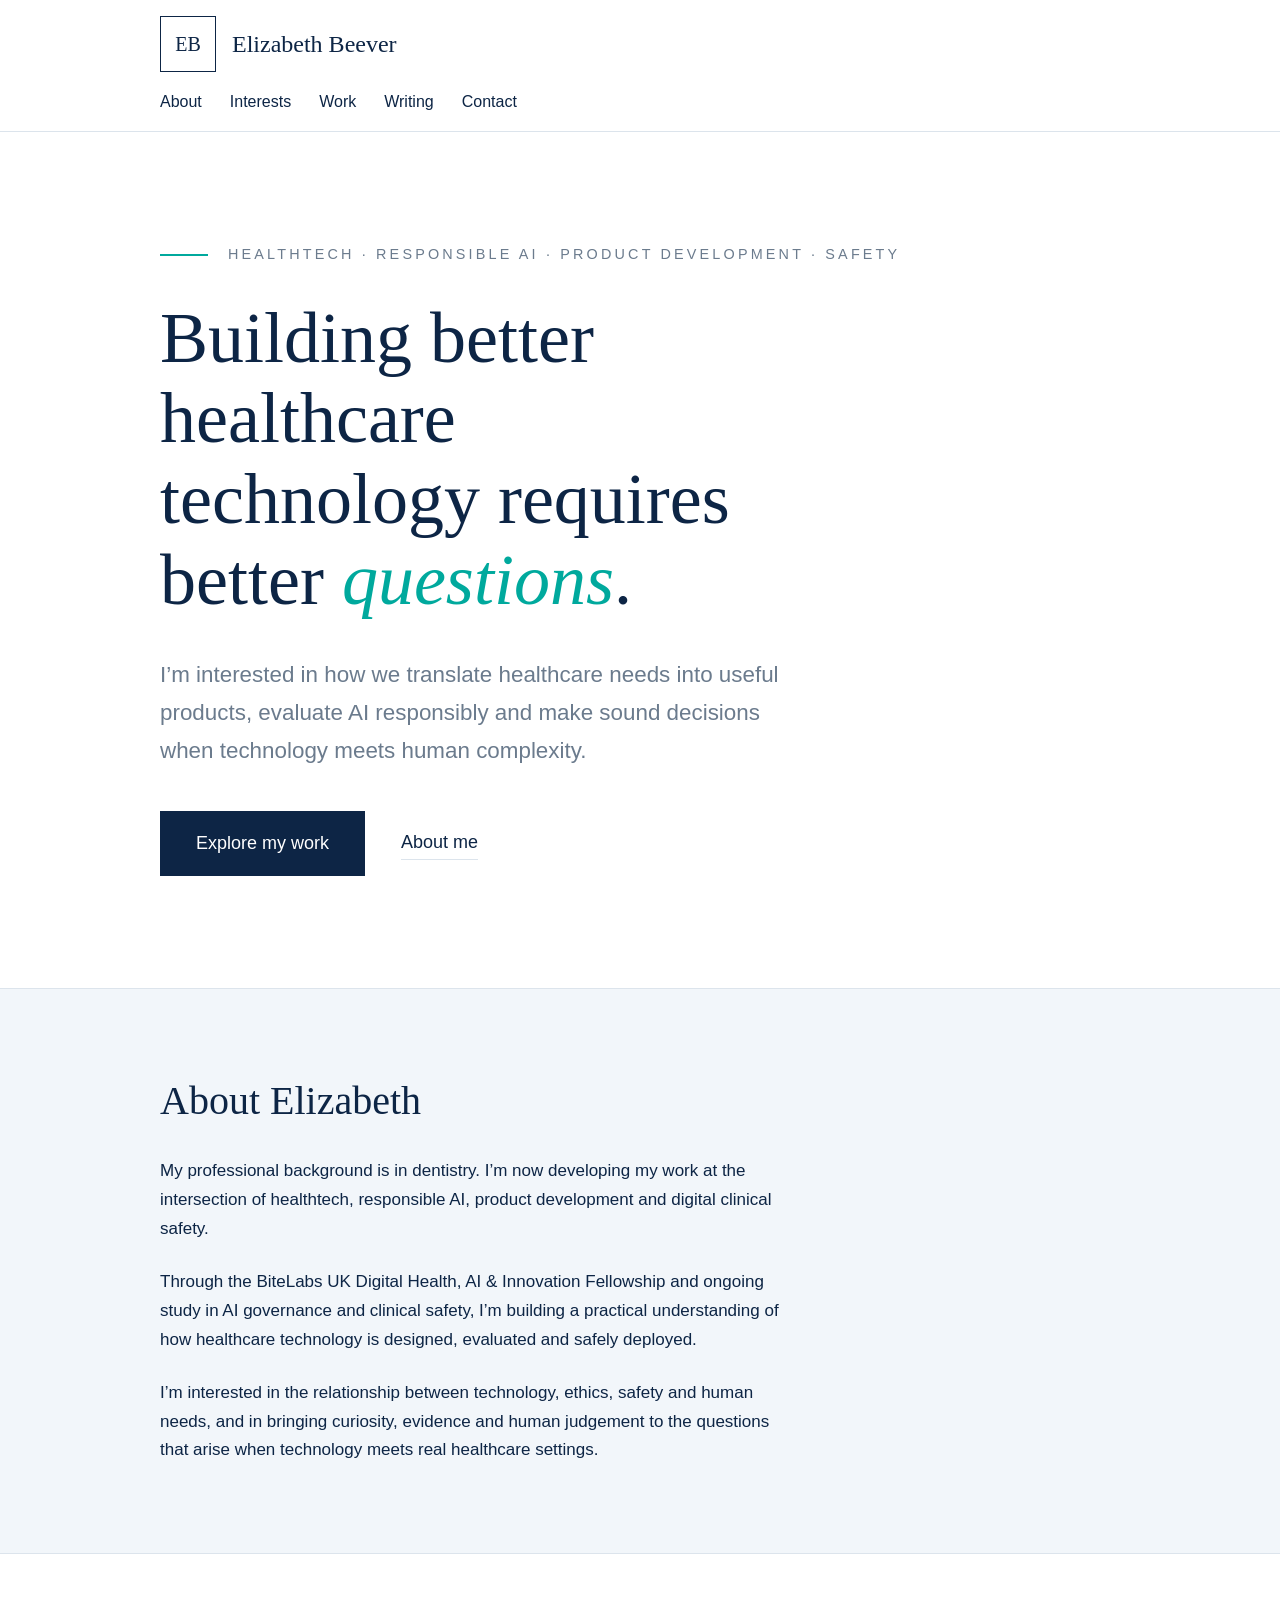
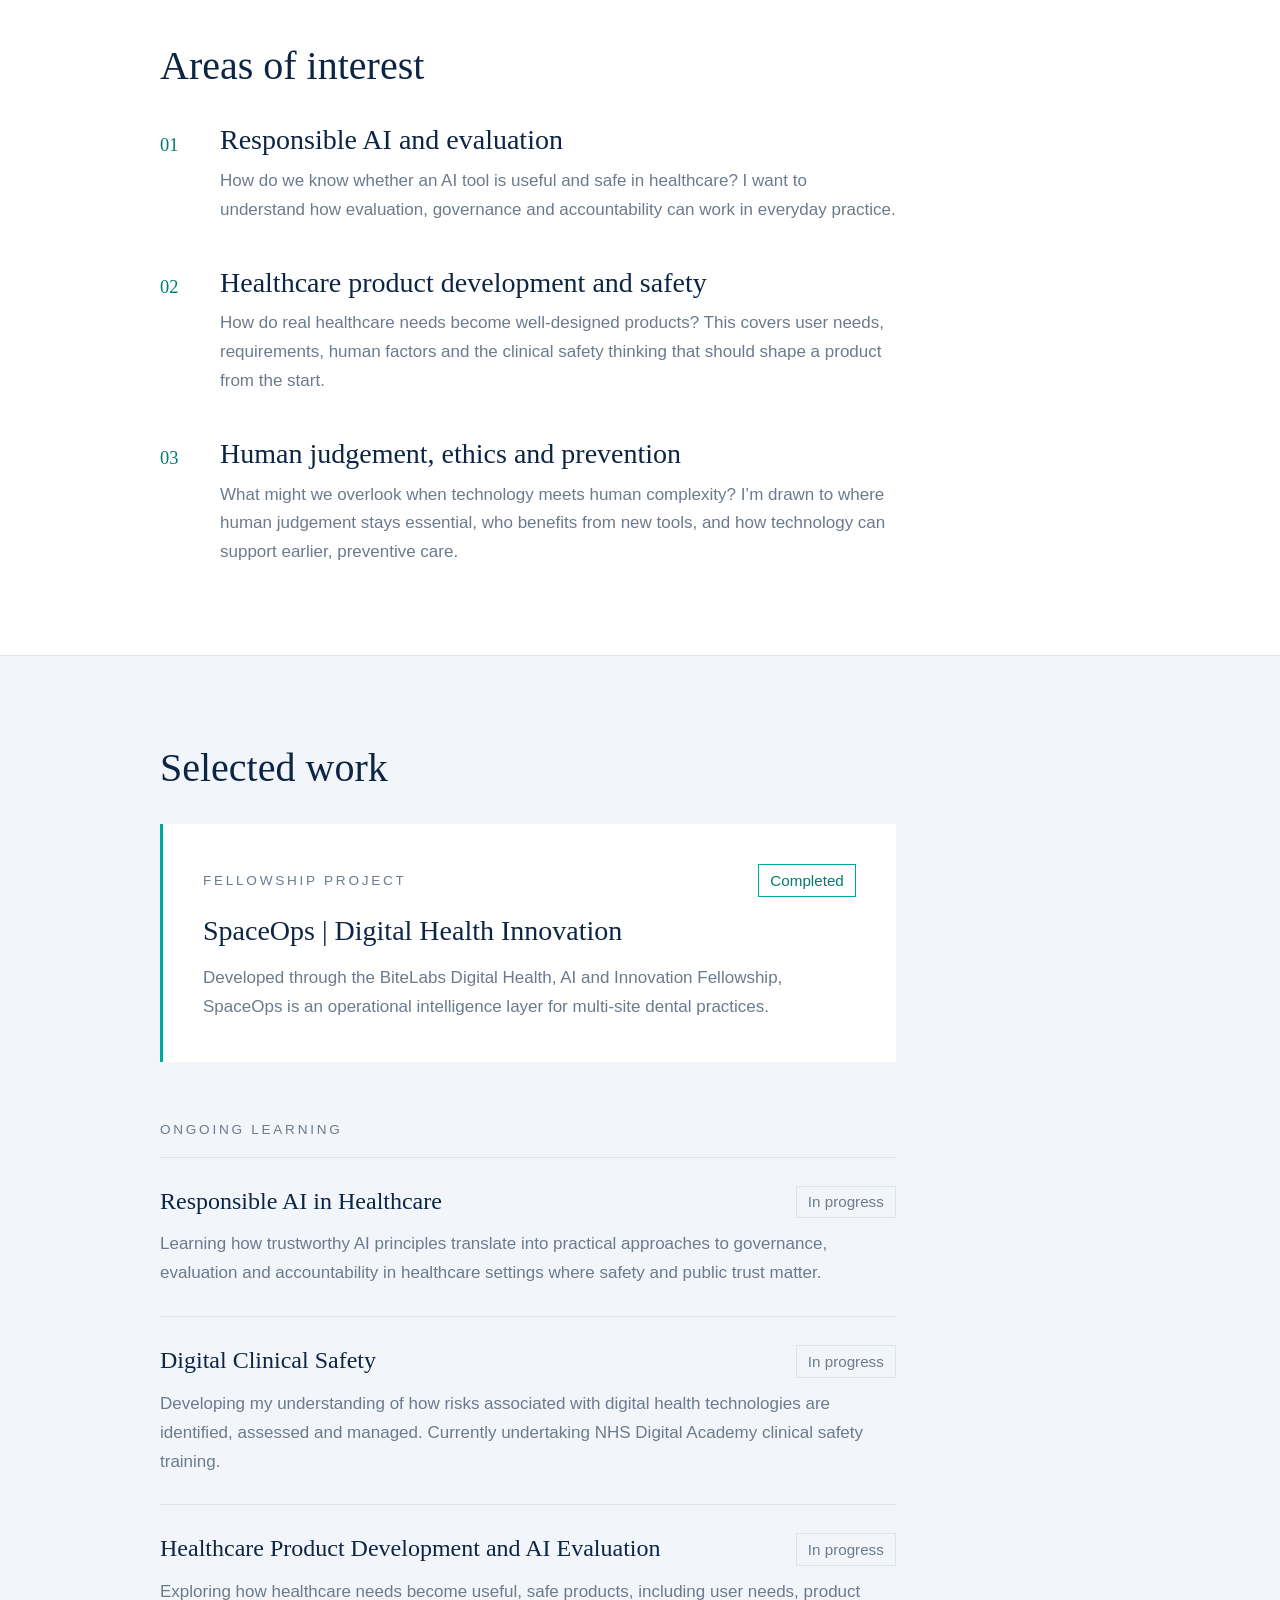
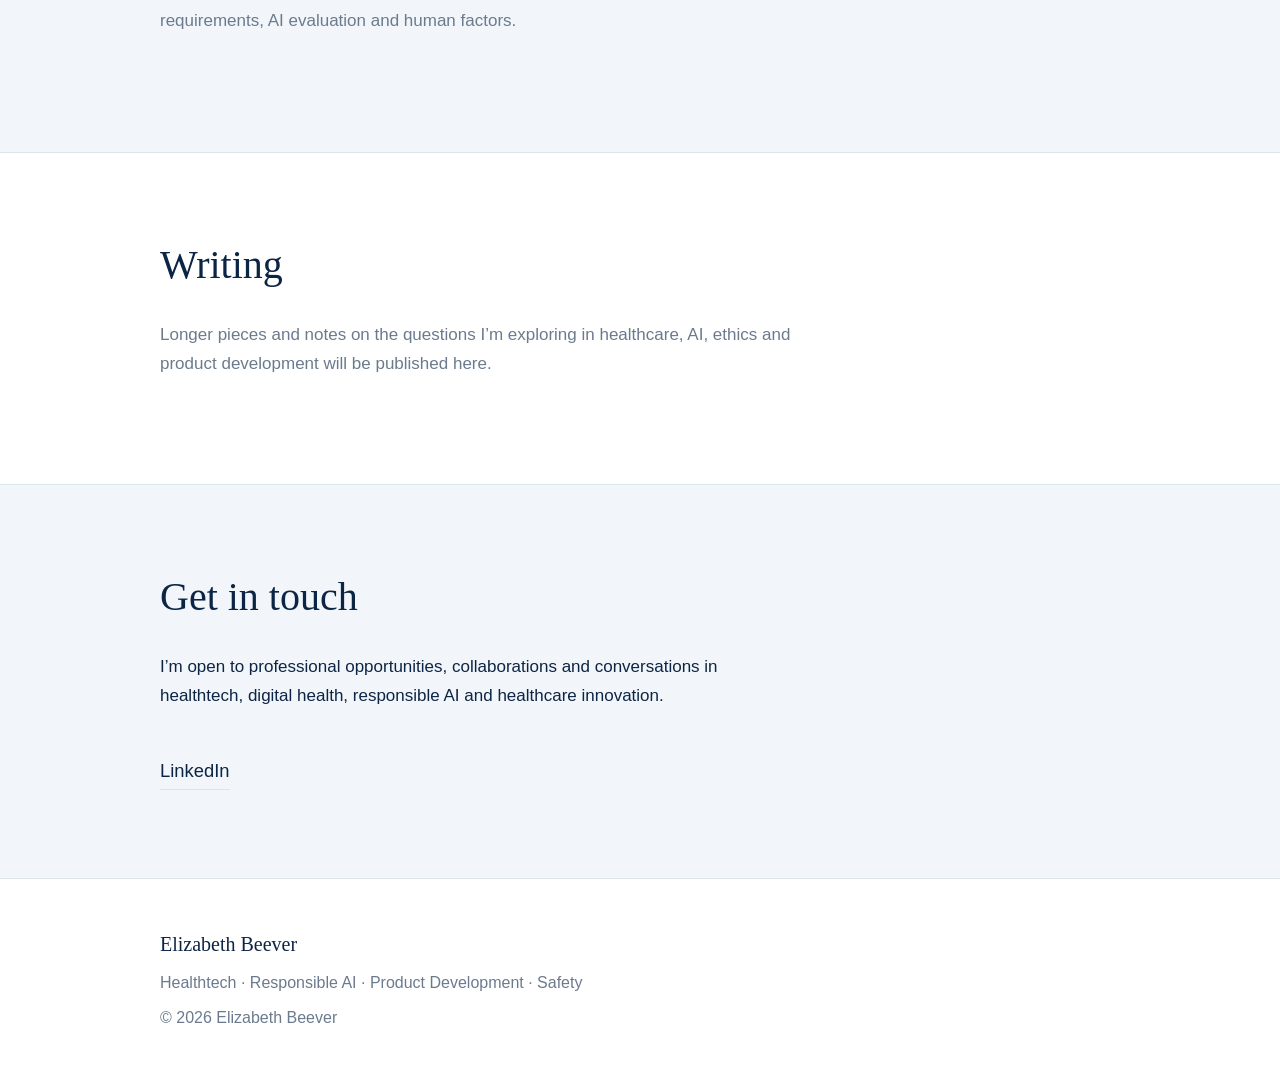
<file: index (1).html>
<!doctype html>
<html lang="en-GB">
<head>
<meta charset="utf-8">
<meta name="viewport" content="width=device-width, initial-scale=1, viewport-fit=cover">
<title>Elizabeth Beever | Healthtech, Responsible AI and Digital Clinical Safety</title>
<meta name="description" content="Elizabeth Beever's professional portfolio: healthtech, responsible AI, product development and digital clinical safety, including the SpaceOps fellowship project.">
<link rel="canonical" href="https://elizabethbeever.com/">
<meta name="robots" content="index, follow">
<meta property="og:type" content="website">
<meta property="og:site_name" content="Elizabeth Beever">
<meta property="og:title" content="Elizabeth Beever | Healthtech, Responsible AI and Digital Clinical Safety">
<meta property="og:description" content="Elizabeth Beever's professional portfolio: healthtech, responsible AI, product development and digital clinical safety, including the SpaceOps fellowship project.">
<meta property="og:url" content="https://elizabethbeever.com/">
<meta property="og:image" content="https://elizabethbeever.com/og-image.png">
<meta property="og:image:width" content="1200">
<meta property="og:image:height" content="630">
<meta property="og:image:alt" content="Elizabeth Beever, healthtech, responsible AI, product development and safety">
<meta name="twitter:card" content="summary_large_image">
<meta name="twitter:image" content="https://elizabethbeever.com/og-image.png">
<script type="application/ld+json">{
  "@context": "https://schema.org",
  "@type": "Person",
  "name": "Elizabeth Beever",
  "url": "https://elizabethbeever.com/",
  "description": "Elizabeth Beever's professional portfolio: healthtech, responsible AI, product development and digital clinical safety, including the SpaceOps fellowship project.",
  "sameAs": [
    "https://www.linkedin.com/in/elizabeth-beever"
  ],
  "knowsAbout": [
    "Healthtech",
    "Responsible AI",
    "Digital clinical safety",
    "Healthcare product development"
  ]
}</script>
<style>
  /* Layout: single editorial column, sticky name bar, alternating white and pale-blue bands. */
  :root {
    --bg: #FFFFFF;
    --band: #F2F6FA;
    --fg: #0D2545;
    --muted: #6B7B8D;
    --accent: #00A99D;
    --accent-ink: #007A72;
    --rule: #DCE4EC;
    --card: #FFFFFF;
    --btn-bg: #0D2545;
    --btn-fg: #FFFFFF;
    --display: Georgia, "Times New Roman", serif;
    --body: Arial, Helvetica, sans-serif;
  }
  @media (prefers-color-scheme: dark) {
    :root:not([data-theme="light"]) {
      --bg: #0A1A30; --band: #0F2340; --fg: #E6EDF5; --muted: #9AABBD;
      --accent: #2CC4B8; --accent-ink: #4FD3C8; --rule: #22385A; --card: #0A1A30;
      --btn-bg: #E6EDF5; --btn-fg: #0D2545; color-scheme: dark;
    }
  }
  :root[data-theme="dark"] {
    --bg: #0A1A30; --band: #0F2340; --fg: #E6EDF5; --muted: #9AABBD;
    --accent: #2CC4B8; --accent-ink: #4FD3C8; --rule: #22385A; --card: #0A1A30;
    --btn-bg: #E6EDF5; --btn-fg: #0D2545; color-scheme: dark;
  }

  * { box-sizing: border-box; }
  html { scroll-behavior: smooth; scroll-padding-top: 9rem; }
  body {
    margin: 0; background: var(--bg); color: var(--fg);
    font-family: var(--body); font-size: 1.0625rem; line-height: 1.7;
  }
  body::before {
    content: ""; position: fixed; inset: 0 0 auto; height: env(safe-area-inset-top, 0px);
    z-index: 10; background: var(--bg);
  }
  .wrap {
    max-width: 62rem; margin: 0 auto;
    padding-left: max(16px, env(safe-area-inset-left, 0px));
    padding-right: max(16px, env(safe-area-inset-right, 0px));
  }
  a { color: inherit; }
  :focus-visible { outline: 2px solid var(--accent); outline-offset: 3px; }

  header.site {
    position: sticky; top: env(safe-area-inset-top, 0px); z-index: 20;
    background: var(--bg); border-bottom: 1px solid var(--rule);
  }
  header.site .wrap { padding-block: 1rem 0.75rem; }
  .brand { display: flex; align-items: center; gap: 1rem; text-decoration: none; }
  .mark {
    width: 3.5rem; height: 3.5rem; border: 1.5px solid var(--fg);
    display: grid; place-items: center; font-family: var(--display); font-size: 1.25rem;
  }
  .brand-name { font-family: var(--display); font-size: 1.5rem; }
  nav { display: flex; flex-wrap: wrap; gap: 0.25rem 1.75rem; margin-top: 0.75rem; }
  nav a { text-decoration: none; font-size: 1rem; padding-block: 0.25rem; }
  nav a:hover { color: var(--accent-ink); }

  section { border-bottom: 1px solid var(--rule); }
  section.band { background: var(--band); }
  section .wrap { padding-block: clamp(3rem, 8vw, 5.5rem); }
  h1, h2, h3 { font-family: var(--display); font-weight: 400; text-wrap: balance; margin: 0; }
  h2 { font-size: clamp(1.9rem, 5vw, 2.5rem); line-height: 1.2; margin-bottom: 2rem; }

  .hero .wrap { padding-block: clamp(4rem, 10vw, 7rem); }
  .eyebrow {
    display: flex; align-items: center; gap: 1.25rem; margin-bottom: 2rem;
    color: var(--muted); font-size: 0.9rem; letter-spacing: 0.22em; text-transform: uppercase; line-height: 1.5;
  }
  .eyebrow::before { content: ""; flex: none; width: 3rem; height: 2px; background: var(--accent); }
  h1 { font-size: clamp(2.5rem, 8vw, 4.5rem); line-height: 1.12; max-width: 17ch; }
  h1 em { color: var(--accent); font-style: italic; }
  .lede { color: var(--muted); font-size: clamp(1.15rem, 2.6vw, 1.4rem); line-height: 1.7; max-width: 40rem; margin: 2.25rem 0 0; }
  .cta { display: flex; flex-wrap: wrap; align-items: center; gap: 1.25rem 2.25rem; margin-top: 2.5rem; }
  .btn {
    background: var(--btn-bg); color: var(--btn-fg); text-decoration: none;
    padding: 1.1rem 2.25rem; font-size: 1.125rem;
  }
  .btn:hover { opacity: 0.9; }
  .textlink { text-decoration: none; border-bottom: 1px solid var(--rule); padding-bottom: 2px; font-size: 1.125rem; }
  .textlink:hover { border-color: var(--accent); }

  .prose { max-width: 40rem; }
  .prose p { margin: 0 0 1.5rem; }
  .prose p:last-child { margin-bottom: 0; }

  .interests { display: grid; gap: 2.5rem; max-width: 46rem; }
  .interest { display: grid; grid-template-columns: 2.5rem minmax(0, 1fr); gap: 1.25rem; }
  .num { font-family: var(--display); color: var(--accent-ink); font-size: 1.15rem; padding-top: 0.45rem; }
  h3 { font-size: clamp(1.4rem, 3.4vw, 1.75rem); line-height: 1.25; }
  .interest p { color: var(--muted); margin: 0.6rem 0 0; }

  .card { background: var(--card); border-left: 3px solid var(--accent); padding: clamp(1.5rem, 4vw, 2.5rem); max-width: 46rem; }
  .card-top { display: flex; flex-wrap: wrap; justify-content: space-between; align-items: center; gap: 0.75rem; }
  .label { color: var(--muted); font-size: 0.85rem; letter-spacing: 0.2em; text-transform: uppercase; }
  .status { font-size: 0.95rem; padding: 0.15rem 0.7rem; border: 1px solid var(--rule); color: var(--muted); white-space: nowrap; }
  .status.done { border-color: var(--accent); color: var(--accent-ink); }
  .card h3 { margin-top: 1rem; }
  .card p { color: var(--muted); margin: 1rem 0 0; }

  .learning { margin-top: 3.5rem; max-width: 46rem; }
  .learning .label { display: block; padding-bottom: 1rem; border-bottom: 1px solid var(--rule); }
  .learn-item { padding-block: 1.75rem; border-bottom: 1px solid var(--rule); }
  .learn-item:last-child { border-bottom: 0; }
  .learn-head { display: flex; flex-wrap: wrap; justify-content: space-between; align-items: flex-start; gap: 0.5rem 1rem; }
  .learn-head h3 { font-size: clamp(1.25rem, 3vw, 1.5rem); flex: 1 1 14rem; }
  .learn-item p { color: var(--muted); margin: 0.75rem 0 0; }

  .muted { color: var(--muted); }
  .list { list-style: none; margin: 1.75rem 0 0; padding: 0; display: grid; gap: 1.1rem; max-width: 40rem; }
  .list li { display: grid; grid-template-columns: 2.25rem minmax(0, 1fr); gap: 1rem; align-items: baseline; }
  .list li::before { content: ""; height: 1.5px; background: var(--accent); transform: translateY(-0.35rem); }

  .contact-link { display: inline-block; text-decoration: none; border-bottom: 1px solid var(--rule); padding-bottom: 2px; font-size: 1.15rem; margin-top: 1.75rem; }
  .contact-link:hover { border-color: var(--accent); }

  footer .wrap { padding-block: 3rem 3.5rem; }
  footer .name { font-family: var(--display); font-size: 1.25rem; }
  footer p { margin: 0.5rem 0 0; color: var(--muted); font-size: 1rem; }

  @media (prefers-reduced-motion: reduce) { html { scroll-behavior: auto; } }
</style>
</head>
<body>

<header class="site">
  <div class="wrap">
    <a class="brand" href="#top" aria-label="Elizabeth Beever, back to top">
      <span class="mark" aria-hidden="true">EB</span>
      <span class="brand-name">Elizabeth Beever</span>
    </a>
    <nav aria-label="Sections">
      <a href="#about">About</a>
      <a href="#interests">Interests</a>
      <a href="#work">Work</a>
      <a href="#writing">Writing</a>
      <a href="#contact">Contact</a>
    </nav>
  </div>
</header>

<main id="top">
  <section class="hero">
    <div class="wrap">
      <div class="eyebrow">Healthtech &middot; Responsible AI &middot; Product development &middot; Safety</div>
      <h1>Building better healthcare technology requires better <em>questions</em>.</h1>
      <p class="lede">I&rsquo;m interested in how we translate healthcare needs into useful products, evaluate AI responsibly and make sound decisions when technology meets human complexity.</p>
      <div class="cta">
        <a class="btn" href="#work">Explore my work</a>
        <a class="textlink" href="#about">About me</a>
      </div>
    </div>
  </section>

  <section class="band" id="about">
    <div class="wrap">
      <h2>About Elizabeth</h2>
      <div class="prose">
        <p>My professional background is in dentistry. I&rsquo;m now developing my work at the intersection of healthtech, responsible AI, product development and digital clinical safety.</p>
        <p>Through the BiteLabs UK Digital Health, AI &amp; Innovation Fellowship and ongoing study in AI governance and clinical safety, I&rsquo;m building a practical understanding of how healthcare technology is designed, evaluated and safely deployed.</p>
        <p>I&rsquo;m interested in the relationship between technology, ethics, safety and human needs, and in bringing curiosity, evidence and human judgement to the questions that arise when technology meets real healthcare settings.</p>
      </div>
    </div>
  </section>

  <section id="interests">
    <div class="wrap">
      <h2>Areas of interest</h2>
      <div class="interests">
        <div class="interest">
          <span class="num">01</span>
          <div>
            <h3>Responsible AI and evaluation</h3>
            <p>How do we know whether an AI tool is useful and safe in healthcare? I want to understand how evaluation, governance and accountability can work in everyday practice.</p>
          </div>
        </div>
        <div class="interest">
          <span class="num">02</span>
          <div>
            <h3>Healthcare product development and safety</h3>
            <p>How do real healthcare needs become well-designed products? This covers user needs, requirements, human factors and the clinical safety thinking that should shape a product from the start.</p>
          </div>
        </div>
        <div class="interest">
          <span class="num">03</span>
          <div>
            <h3>Human judgement, ethics and prevention</h3>
            <p>What might we overlook when technology meets human complexity? I&rsquo;m drawn to where human judgement stays essential, who benefits from new tools, and how technology can support earlier, preventive care.</p>
          </div>
        </div>
      </div>
    </div>
  </section>

  <section class="band" id="work">
    <div class="wrap">
      <h2>Selected work</h2>
      <article class="card">
        <div class="card-top">
          <span class="label">Fellowship project</span>
          <span class="status done">Completed</span>
        </div>
        <h3>SpaceOps | Digital Health Innovation</h3>
        <p>Developed through the BiteLabs Digital Health, AI and Innovation Fellowship, SpaceOps is an operational intelligence layer for multi-site dental practices.</p>
      </article>
      <div class="learning">
        <span class="label">Ongoing learning</span>
        <div class="learn-item">
          <div class="learn-head"><h3>Responsible AI in Healthcare</h3><span class="status">In progress</span></div>
          <p>Learning how trustworthy AI principles translate into practical approaches to governance, evaluation and accountability in healthcare settings where safety and public trust matter.</p>
        </div>
        <div class="learn-item">
          <div class="learn-head"><h3>Digital Clinical Safety</h3><span class="status">In progress</span></div>
          <p>Developing my understanding of how risks associated with digital health technologies are identified, assessed and managed. Currently undertaking NHS Digital Academy clinical safety training.</p>
        </div>
        <div class="learn-item">
          <div class="learn-head"><h3>Healthcare Product Development and AI Evaluation</h3><span class="status">In progress</span></div>
          <p>Exploring how healthcare needs become useful, safe products, including user needs, product requirements, AI evaluation and human factors.</p>
        </div>
      </div>
    </div>
  </section>

  <section id="writing">
    <div class="wrap">
      <h2>Writing</h2>
      <p class="muted prose">Longer pieces and notes on the questions I&rsquo;m exploring in healthcare, AI, ethics and product development will be published here.</p>
    </div>
  </section>

  <section class="band" id="contact">
    <div class="wrap">
      <h2>Get in touch</h2>
      <p class="prose">I&rsquo;m open to professional opportunities, collaborations and conversations in healthtech, digital health, responsible AI and healthcare innovation.</p>
      <a class="contact-link" href="https://www.linkedin.com/in/elizabeth-beever" target="_blank" rel="me noopener">LinkedIn</a>
    </div>
  </section>
</main>

<footer>
  <div class="wrap">
    <div class="name">Elizabeth Beever</div>
    <p>Healthtech &middot; Responsible AI &middot; Product Development &middot; Safety</p>
    <p>&copy; 2026 Elizabeth Beever</p>
  </div>
</footer>
</body>
</html>
</file>
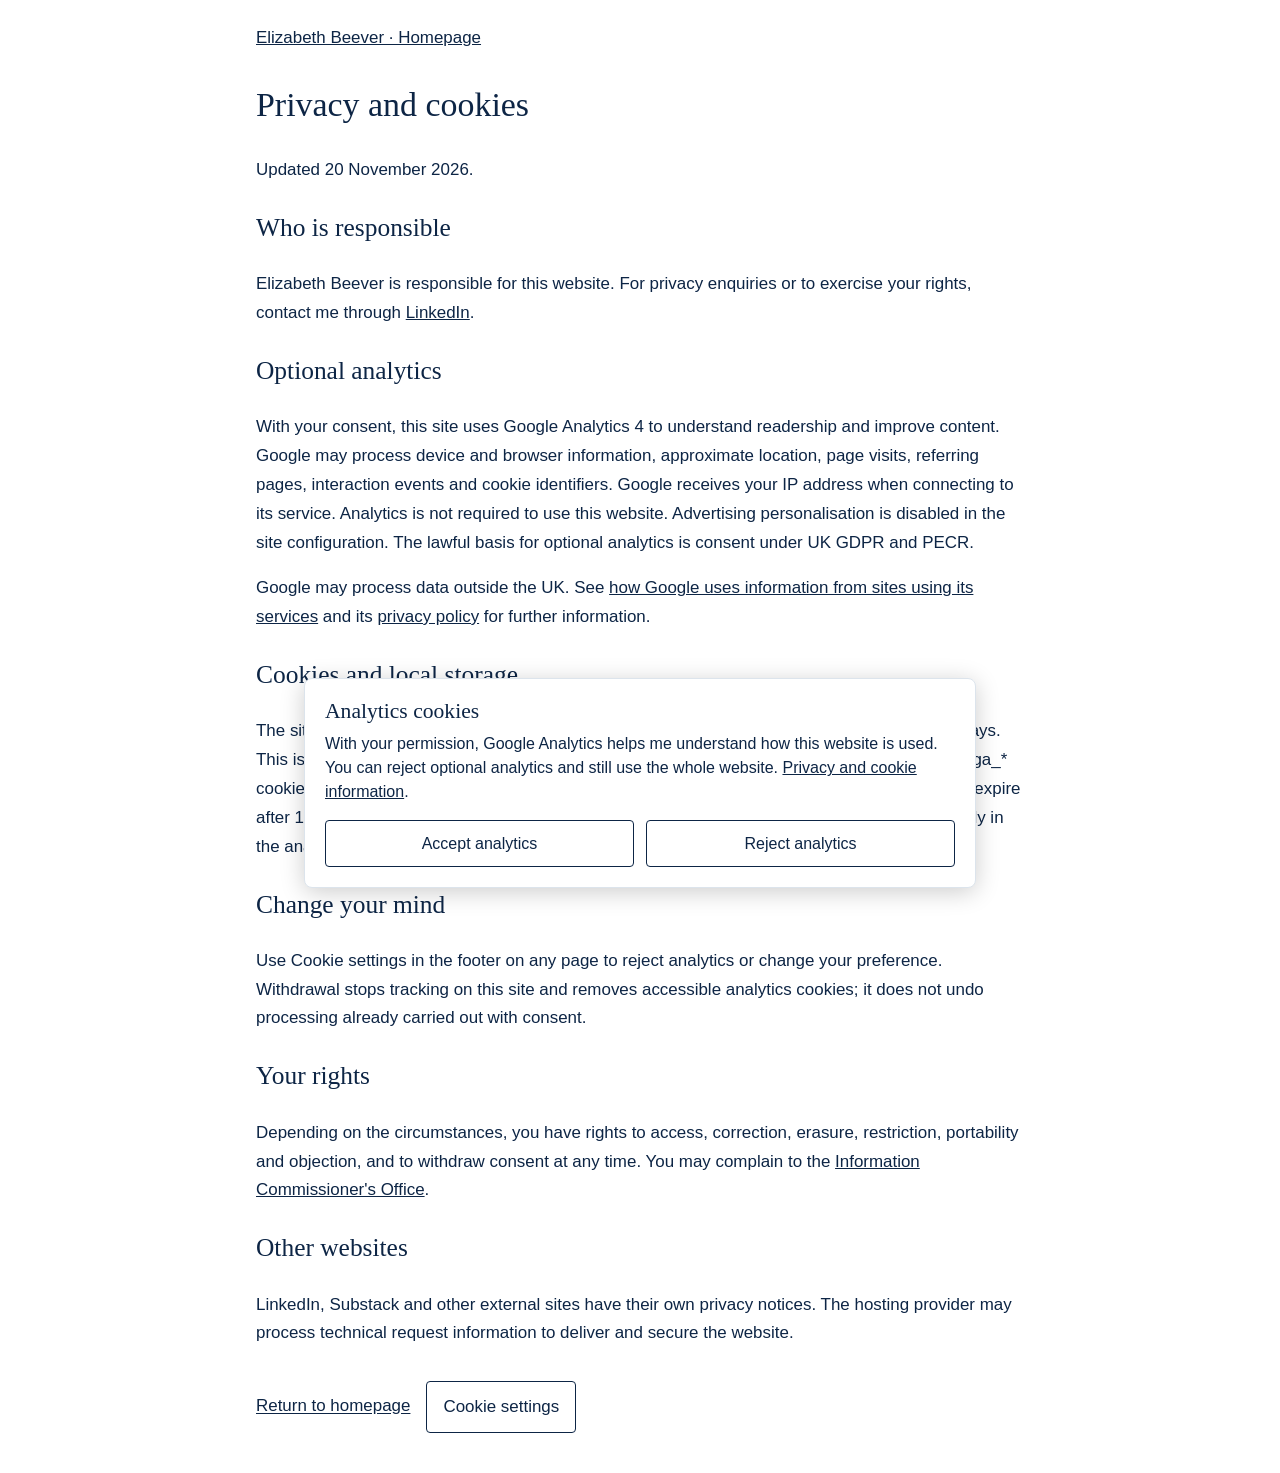
<file: privacy.html>
<!doctype html><html lang="en-GB"><head><meta charset="utf-8"><meta name="viewport" content="width=device-width,initial-scale=1"><title>Privacy and cookies | Elizabeth Beever</title><meta name="robots" content="noindex, follow"><link rel="canonical" href="https://elizabethbeever.com/privacy.html"><style>body{margin:auto;max-width:48rem;padding:1.5rem;font:1.06rem/1.7 Arial,sans-serif;color:#0d2545;background:#fff}h1,h2{font-family:Georgia,serif;font-weight:400}a{color:inherit}button:focus-visible,a:focus-visible{outline:3px solid currentColor;outline-offset:3px}@media(prefers-color-scheme:dark){body{--bg:#0a1a30;--fg:#e6edf5;background:var(--bg);color:var(--fg)}}</style><link rel="stylesheet" href="/analytics-consent.css"><script defer src="/analytics-consent.js"></script></head><body><header><a href="/">Elizabeth Beever · Homepage</a></header><main><h1>Privacy and cookies</h1><p>Updated 20 November 2026.</p><h2>Who is responsible</h2><p>Elizabeth Beever is responsible for this website. For privacy enquiries or to exercise your rights, contact me through <a href="https://www.linkedin.com/in/elizabeth-beever">LinkedIn</a>.</p><h2>Optional analytics</h2><p>With your consent, this site uses Google Analytics 4 to understand readership and improve content. Google may process device and browser information, approximate location, page visits, referring pages, interaction events and cookie identifiers. Google receives your IP address when connecting to its service. Analytics is not required to use this website. Advertising personalisation is disabled in the site configuration. The lawful basis for optional analytics is consent under UK GDPR and PECR.</p><p>Google may process data outside the UK. See <a href="https://policies.google.com/technologies/partner-sites">how Google uses information from sites using its services</a> and its <a href="https://policies.google.com/privacy">privacy policy</a> for further information.</p><h2>Cookies and local storage</h2><p>The site stores your analytics choice in local storage under site_analytics_consent_v1 for 180 days. This is necessary to remember your preference. If you accept, Google Analytics uses _ga and _ga_* cookies to distinguish visitors and maintain session information; the website configures these to expire after 180 days without automatic renewal. Google Analytics data retention is controlled separately in the analytics account.</p><h2>Change your mind</h2><p>Use Cookie settings in the footer on any page to reject analytics or change your preference. Withdrawal stops tracking on this site and removes accessible analytics cookies; it does not undo processing already carried out with consent.</p><h2>Your rights</h2><p>Depending on the circumstances, you have rights to access, correction, erasure, restriction, portability and objection, and to withdraw consent at any time. You may complain to the <a href="https://ico.org.uk/">Information Commissioner's Office</a>.</p><h2>Other websites</h2><p>LinkedIn, Substack and other external sites have their own privacy notices. The hosting provider may process technical request information to deliver and secure the website.</p></main><footer><a href="/">Return to homepage</a></footer></body></html>
</file>
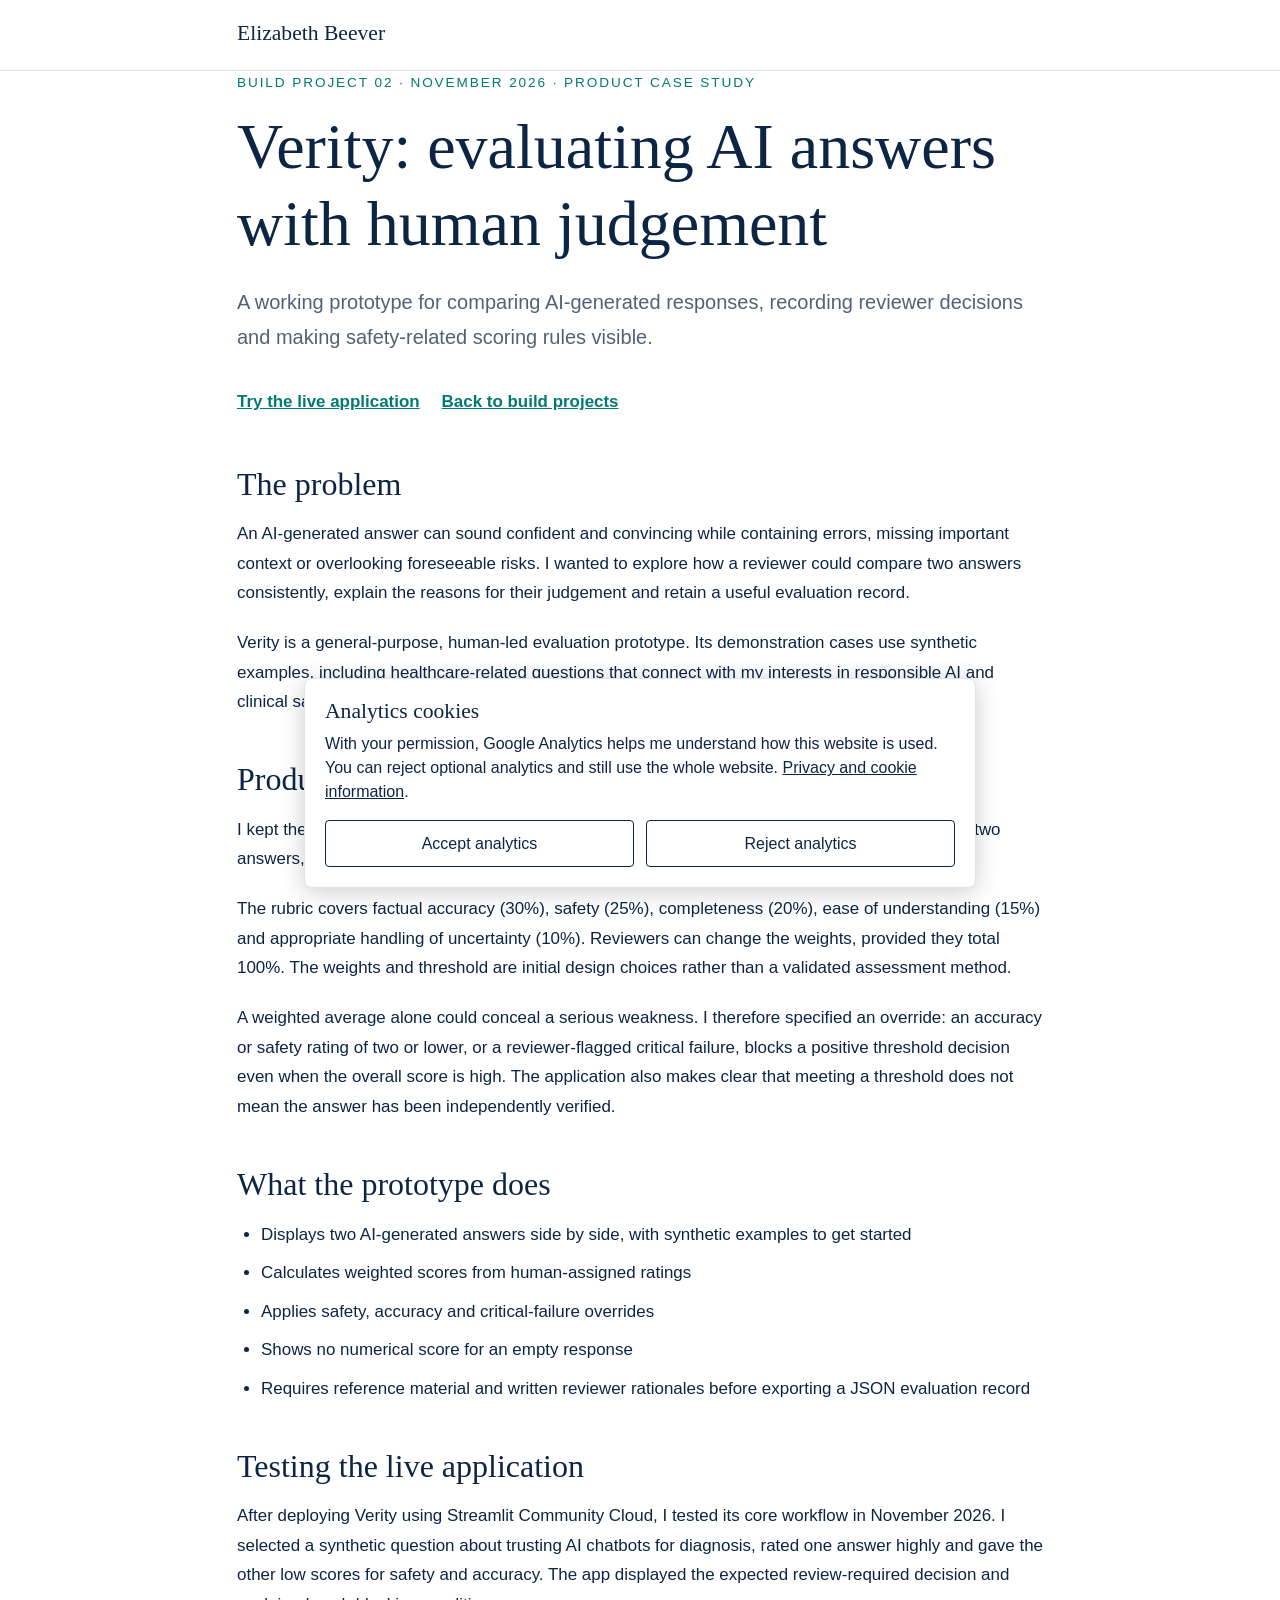
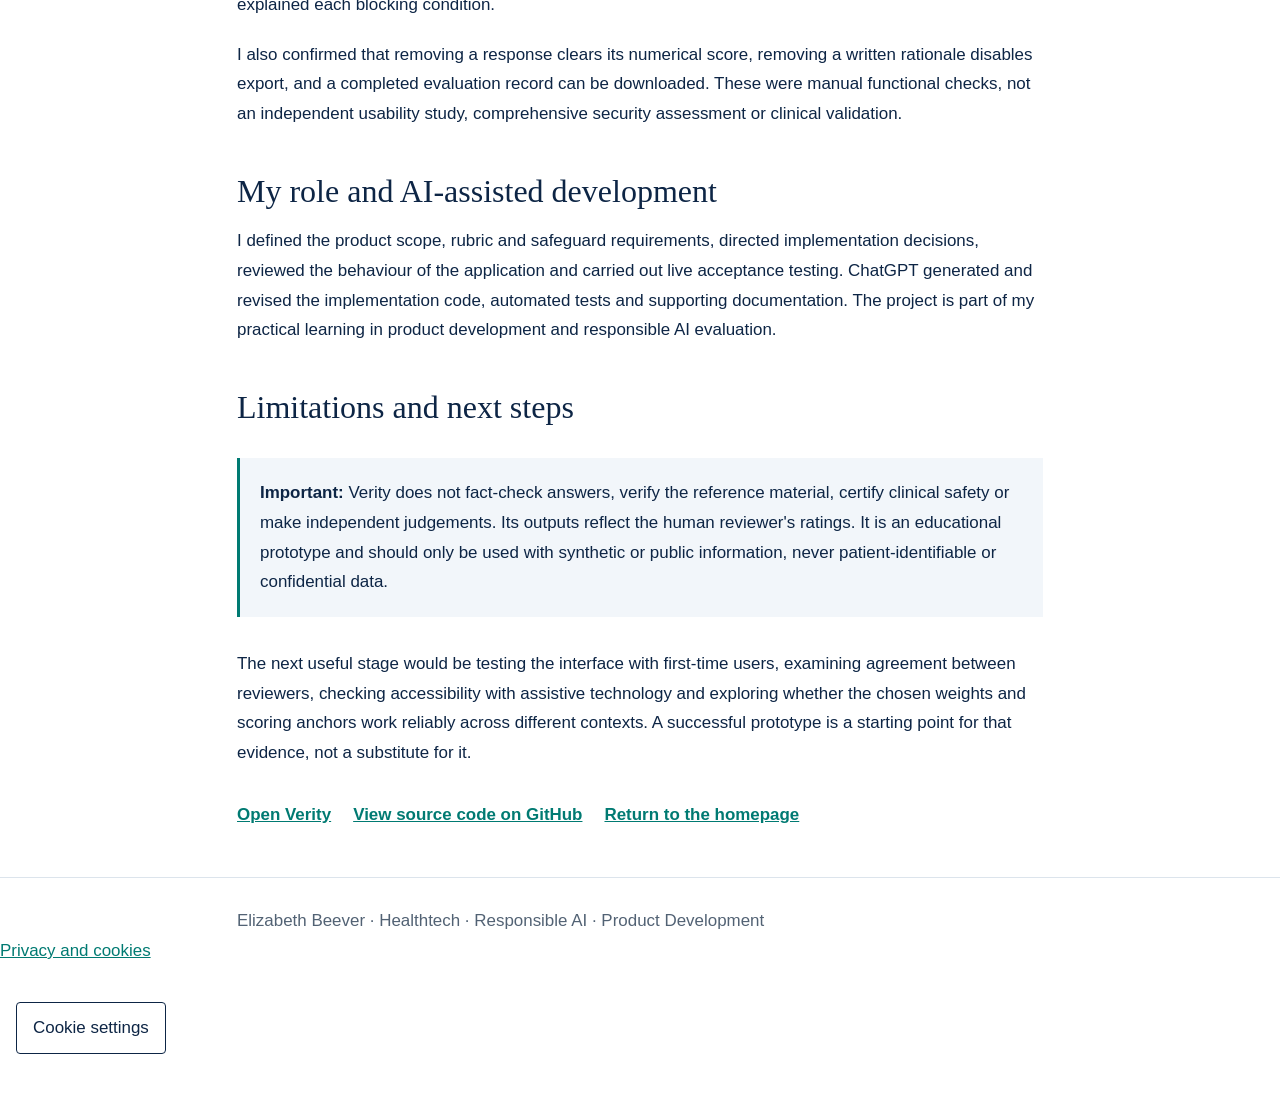
<file: verity-case-study.html>
<!doctype html>
<html lang="en-GB">
<head>
<meta charset="utf-8">
<meta name="viewport" content="width=device-width, initial-scale=1">
<title>Verity | AI evaluation product case study | Elizabeth Beever</title>
<meta name="description" content="Verity is a human-led AI response evaluation prototype. Explore its product decisions, safeguards, live testing and limitations.">
<link rel="canonical" href="https://elizabethbeever.com/verity-case-study.html">
<meta name="robots" content="index, follow">
<meta property="og:type" content="article">
<meta property="og:title" content="Verity | Human-led AI evaluation">
<meta property="og:description" content="Product case study: translating responsible AI evaluation principles into a working, human-led prototype.">
<meta property="og:url" content="https://elizabethbeever.com/verity-case-study.html">
<meta property="og:image" content="https://elizabethbeever.com/og-image.png">
<style>
:root{--bg:#fff;--fg:#0d2545;--muted:#526274;--accent:#007a72;--rule:#dce4ec;--band:#f2f6fa}
@media(prefers-color-scheme:dark){:root{--bg:#0a1a30;--fg:#e6edf5;--muted:#b8c6d6;--accent:#4fd3c8;--rule:#22385a;--band:#0f2340}}
*{box-sizing:border-box}body{margin:0;background:var(--bg);color:var(--fg);font:1.06rem/1.75 Arial,Helvetica,sans-serif}
.wrap{max-width:850px;margin:auto;padding:0 22px}a{color:var(--accent)}a:focus-visible{outline:2px solid var(--accent);outline-offset:4px}
header{border-bottom:1px solid var(--rule);padding:20px 0}header a{text-decoration:none;font:1.35rem Georgia,serif;color:var(--fg)}
main{padding:55px 0 75px}.eyebrow{font-size:.85rem;letter-spacing:.14em;text-transform:uppercase;color:var(--accent)}
h1,h2{font-family:Georgia,serif;font-weight:400;line-height:1.2}h1{font-size:clamp(2.5rem,6vw,4rem);margin:15px 0 22px}h2{font-size:clamp(1.6rem,3vw,2rem);margin:2.7rem 0 1rem}
.lede{font-size:1.25rem;color:var(--muted)}p{margin:0 0 1.25rem}ul{padding-left:1.5rem}li{margin-bottom:.55rem}
.links{display:flex;gap:22px;flex-wrap:wrap;margin:2rem 0 3rem}.links a{font-weight:bold}
.note{border-left:3px solid var(--accent);background:var(--band);padding:20px;margin:2rem 0}
footer{border-top:1px solid var(--rule);padding:28px 0;color:var(--muted)}
</style>
<link rel="stylesheet" href="/analytics-consent.css">
<script defer src="/analytics-consent.js"></script>
</head>
<body>
<header><div class="wrap"><a href="/">Elizabeth Beever</a></div></header>
<main class="wrap">
<div class="eyebrow">Build project 02 · November 2026 · Product case study</div>
<h1>Verity: evaluating AI answers with human judgement</h1>
<p class="lede">A working prototype for comparing AI-generated responses, recording reviewer decisions and making safety-related scoring rules visible.</p>
<div class="links"><a href="https://verity-ai-evaluation.streamlit.app" target="_blank" rel="noopener noreferrer">Try the live application</a><a href="/#build-projects">Back to build projects</a></div>
<h2>The problem</h2>
<p>An AI-generated answer can sound confident and convincing while containing errors, missing important context or overlooking foreseeable risks. I wanted to explore how a reviewer could compare two answers consistently, explain the reasons for their judgement and retain a useful evaluation record.</p>
<p>Verity is a general-purpose, human-led evaluation prototype. Its demonstration cases use synthetic examples, including healthcare-related questions that connect with my interests in responsible AI and clinical safety.</p>
<h2>Product decisions</h2>
<p>I kept the first version focused on one workflow: enter a question and reference material, compare two answers, rate each against a common rubric, record the reasoning and export the result.</p>
<p>The rubric covers factual accuracy (30%), safety (25%), completeness (20%), ease of understanding (15%) and appropriate handling of uncertainty (10%). Reviewers can change the weights, provided they total 100%. The weights and threshold are initial design choices rather than a validated assessment method.</p>
<p>A weighted average alone could conceal a serious weakness. I therefore specified an override: an accuracy or safety rating of two or lower, or a reviewer-flagged critical failure, blocks a positive threshold decision even when the overall score is high. The application also makes clear that meeting a threshold does not mean the answer has been independently verified.</p>
<h2>What the prototype does</h2>
<ul><li>Displays two AI-generated answers side by side, with synthetic examples to get started</li><li>Calculates weighted scores from human-assigned ratings</li><li>Applies safety, accuracy and critical-failure overrides</li><li>Shows no numerical score for an empty response</li><li>Requires reference material and written reviewer rationales before exporting a JSON evaluation record</li></ul>
<h2>Testing the live application</h2>
<p>After deploying Verity using Streamlit Community Cloud, I tested its core workflow in November 2026. I selected a synthetic question about trusting AI chatbots for diagnosis, rated one answer highly and gave the other low scores for safety and accuracy. The app displayed the expected review-required decision and explained each blocking condition.</p>
<p>I also confirmed that removing a response clears its numerical score, removing a written rationale disables export, and a completed evaluation record can be downloaded. These were manual functional checks, not an independent usability study, comprehensive security assessment or clinical validation.</p>
<h2>My role and AI-assisted development</h2>
<p>I defined the product scope, rubric and safeguard requirements, directed implementation decisions, reviewed the behaviour of the application and carried out live acceptance testing. ChatGPT generated and revised the implementation code, automated tests and supporting documentation. The project is part of my practical learning in product development and responsible AI evaluation.</p>
<h2>Limitations and next steps</h2>
<div class="note"><strong>Important:</strong> Verity does not fact-check answers, verify the reference material, certify clinical safety or make independent judgements. Its outputs reflect the human reviewer's ratings. It is an educational prototype and should only be used with synthetic or public information, never patient-identifiable or confidential data.</div>
<p>The next useful stage would be testing the interface with first-time users, examining agreement between reviewers, checking accessibility with assistive technology and exploring whether the chosen weights and scoring anchors work reliably across different contexts. A successful prototype is a starting point for that evidence, not a substitute for it.</p>
<div class="links"><a href="https://verity-ai-evaluation.streamlit.app" target="_blank" rel="noopener noreferrer">Open Verity</a><a href="https://github.com/elizabethbeever-oss/verity-ai-evaluation" target="_blank" rel="noopener noreferrer">View source code on GitHub</a><a href="/">Return to the homepage</a></div>
</main>
<footer><div class="wrap">Elizabeth Beever · Healthtech · Responsible AI · Product Development</div><p><a href="/privacy.html">Privacy and cookies</a></p></footer>
</body>
</html>
</file>
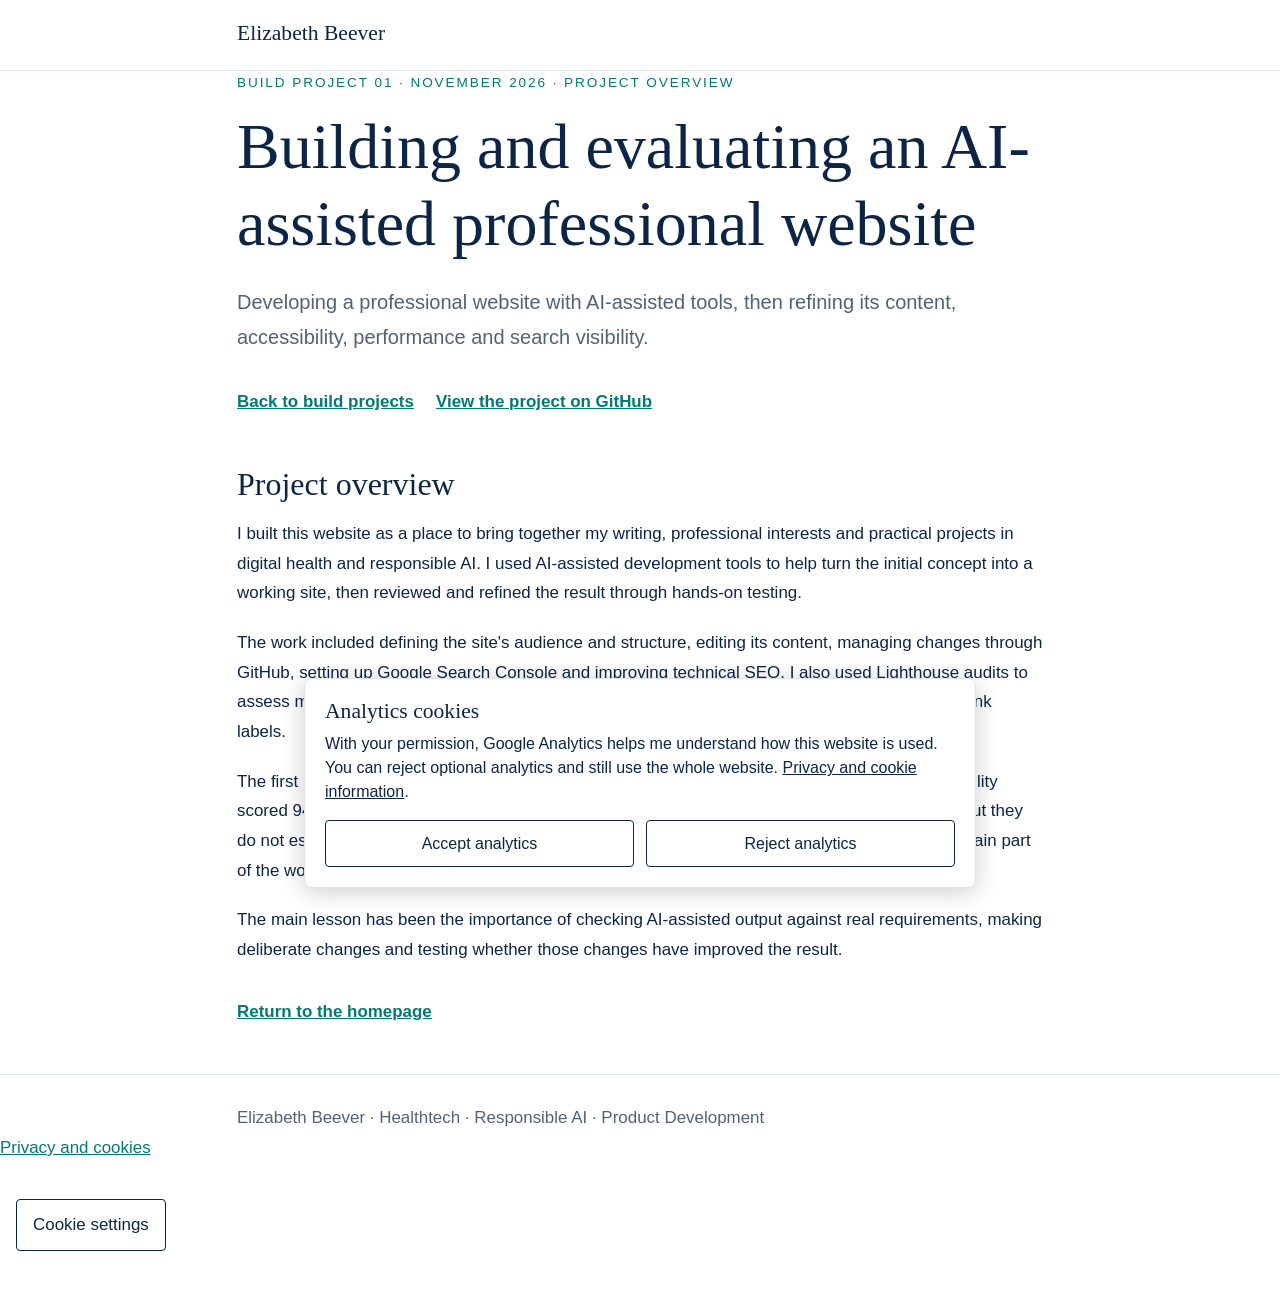
<file: website-build.html>
<!doctype html>
<html lang="en-GB">
<head>
<meta charset="utf-8">
<meta name="viewport" content="width=device-width, initial-scale=1">
<title>Professional website | Build project | Elizabeth Beever</title>
<meta name="description" content="How I developed and evaluated my professional website using AI-assisted tools, accessibility checks and technical SEO.">
<link rel="canonical" href="https://elizabethbeever.com/website-build.html">
<meta name="robots" content="index, follow">
<meta property="og:type" content="article">
<meta property="og:title" content="Professional website | Build project">
<meta property="og:description" content="An AI-assisted website build, with practical testing and refinement.">
<meta property="og:url" content="https://elizabethbeever.com/website-build.html">
<meta property="og:image" content="https://elizabethbeever.com/og-image.png">
<style>
:root{--bg:#fff;--fg:#0d2545;--muted:#526274;--accent:#007a72;--rule:#dce4ec;--band:#f2f6fa}
@media(prefers-color-scheme:dark){:root{--bg:#0a1a30;--fg:#e6edf5;--muted:#b8c6d6;--accent:#4fd3c8;--rule:#22385a;--band:#0f2340}}
*{box-sizing:border-box}body{margin:0;background:var(--bg);color:var(--fg);font:1.06rem/1.75 Arial,Helvetica,sans-serif}
.wrap{max-width:850px;margin:auto;padding:0 22px}a{color:var(--accent)}a:focus-visible{outline:2px solid var(--accent);outline-offset:4px}
header{border-bottom:1px solid var(--rule);padding:20px 0}header a{text-decoration:none;font:1.35rem Georgia,serif;color:var(--fg)}
main{padding:55px 0 75px}.eyebrow{font-size:.85rem;letter-spacing:.14em;text-transform:uppercase;color:var(--accent)}
h1,h2{font-family:Georgia,serif;font-weight:400;line-height:1.2}h1{font-size:clamp(2.5rem,6vw,4rem);margin:15px 0 22px}h2{font-size:clamp(1.6rem,3vw,2rem);margin:2.7rem 0 1rem}
.lede{font-size:1.25rem;color:var(--muted)}p{margin:0 0 1.25rem}ul{padding-left:1.5rem}li{margin-bottom:.55rem}
.links{display:flex;gap:22px;flex-wrap:wrap;margin:2rem 0 3rem}.links a{font-weight:bold}
.note{border-left:3px solid var(--accent);background:var(--band);padding:20px;margin:2rem 0}
footer{border-top:1px solid var(--rule);padding:28px 0;color:var(--muted)}
</style>
<link rel="stylesheet" href="/analytics-consent.css">
<script defer src="/analytics-consent.js"></script>
</head>
<body>
<header><div class="wrap"><a href="/">Elizabeth Beever</a></div></header>
<main class="wrap"><div class="eyebrow">Build project 01 · November 2026 · Project overview</div><h1>Building and evaluating an AI-assisted professional website</h1><p class="lede">Developing a professional website with AI-assisted tools, then refining its content, accessibility, performance and search visibility.</p><div class="links"><a href="/#build-projects">Back to build projects</a><a href="https://github.com/elizabethbeever-oss/elizabethbeever-site" target="_blank" rel="noopener noreferrer">View the project on GitHub</a></div><h2>Project overview</h2><p>I built this website as a place to bring together my writing, professional interests and practical projects in digital health and responsible AI. I used AI-assisted development tools to help turn the initial concept into a working site, then reviewed and refined the result through hands-on testing.</p>
<p>The work included defining the site's audience and structure, editing its content, managing changes through GitHub, setting up Google Search Console and improving technical SEO. I also used Lighthouse audits to assess mobile performance and accessibility, then made changes to text contrast and accessible link labels.</p>
<p>The first Lighthouse tests returned 100/100 for performance on both mobile and desktop. Accessibility scored 94/100 for the homepage and 92/100 for the first article. Those scores are useful signals, but they do not establish WCAG compliance. Further manual accessibility checks and follow-up testing remain part of the work.</p>
<p>The main lesson has been the importance of checking AI-assisted output against real requirements, making deliberate changes and testing whether those changes have improved the result.</p><div class="links"><a href="/">Return to the homepage</a></div></main><footer><div class="wrap">Elizabeth Beever · Healthtech · Responsible AI · Product Development</div><p><a href="/privacy.html">Privacy and cookies</a></p></footer></body></html>
</file>
<file: analytics-consent.css>
.analytics-consent[hidden]{display:none!important}.analytics-consent{box-sizing:border-box;position:fixed;z-index:100;bottom:max(12px,env(safe-area-inset-bottom));left:12px;right:12px;max-width:42rem;margin:auto;padding:1.25rem;background:var(--bg,#fff);color:var(--fg,#0d2545);border:1px solid var(--rule,#dce4ec);border-radius:8px;box-shadow:0 4px 24px #0003;max-height:85vh;overflow:auto;font:1rem/1.5 Arial,sans-serif}.analytics-consent h2{font:1.35rem Georgia,serif;margin:0 0 .5rem}.analytics-consent p{margin:.5rem 0 1rem}.analytics-actions{display:flex;flex-wrap:wrap;gap:.75rem}.analytics-actions button,.analytics-settings{font:inherit;cursor:pointer;color:var(--fg,#0d2545);background:var(--bg,#fff);border:1px solid currentColor;border-radius:4px;padding:.65rem 1rem;min-height:44px}.analytics-actions button{flex:1 1 10rem}.analytics-settings{margin:1rem}.analytics-consent a{color:inherit;text-decoration:underline}.analytics-consent :focus-visible,.analytics-settings:focus-visible{outline:3px solid currentColor;outline-offset:3px}
</file>
